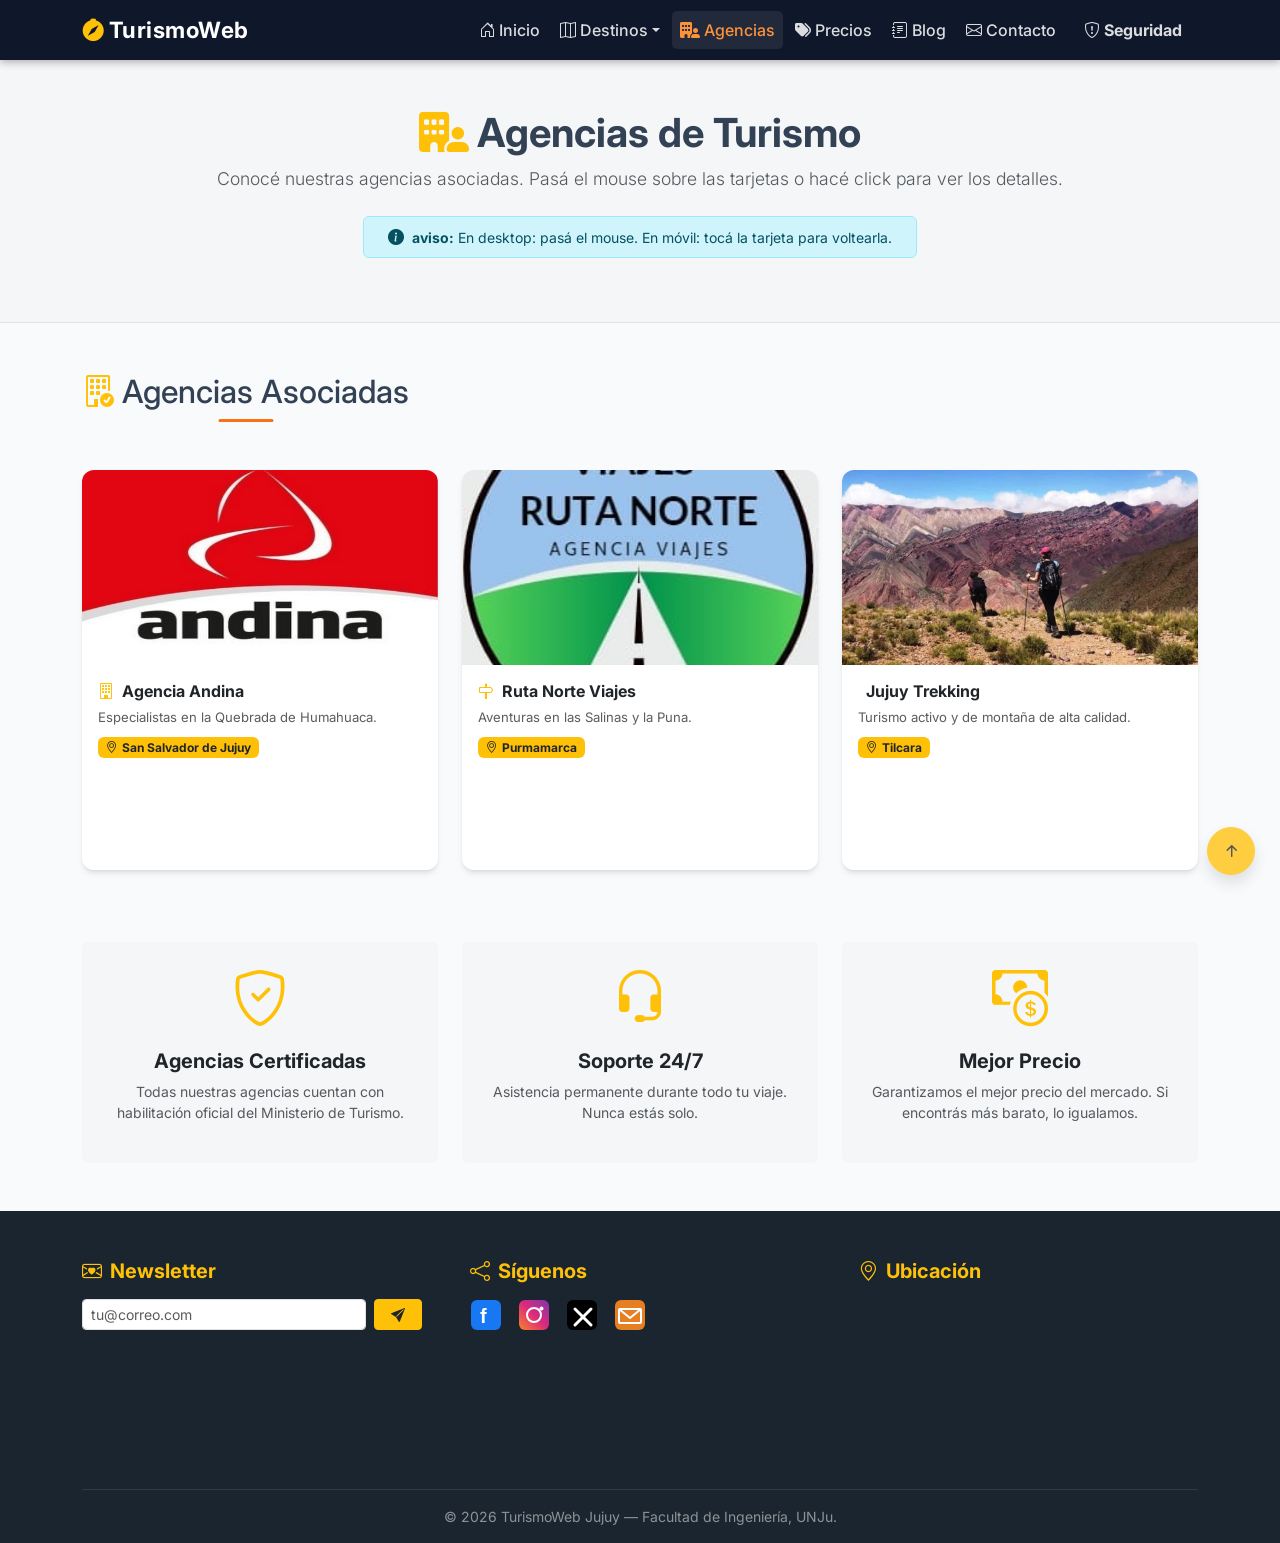
<file: agencias.html>
<!DOCTYPE html>
<html lang="es">

<head>
    <meta charset="UTF-8">
    <meta name="viewport" content="width=device-width, initial-scale=1.0">
    <title>Agencias — TurismoWeb Jujuy</title>
    <link href="https://cdn.jsdelivr.net/npm/bootstrap@5.3.2/dist/css/bootstrap.min.css" rel="stylesheet">
    <link rel="stylesheet" href="https://cdn.jsdelivr.net/npm/bootstrap-icons@1.11.3/font/bootstrap-icons.css">
    <link rel="stylesheet" href="https://cdnjs.cloudflare.com/ajax/libs/font-awesome/6.5.1/css/all.min.css">
    <link rel="stylesheet" href="css/style.css">
    <link rel="stylesheet" href="css/sprites.css">
</head>

<body>

    <nav class="navbar navbar-expand-lg navbar-custom sticky-top">
        <div class="container">
            <a class="navbar-brand text-white fw-bold" href="index.html">
                <i class="bi bi-compass-fill text-warning me-1"></i>TurismoWeb
            </a>
            <button class="navbar-toggler border-0" type="button" data-bs-toggle="collapse"
                data-bs-target="#menuPrincipal">
                <i class="bi bi-list text-white fs-2"></i>
            </button>
            <div class="collapse navbar-collapse" id="menuPrincipal">
                <ul class="navbar-nav ms-auto align-items-lg-center gap-lg-1">
                    <li class="nav-item"><a class="nav-link" href="index.html"><i
                                class="bi bi-house-door me-1"></i>Inicio</a></li>
                    <li class="nav-item dropdown mega-dropdown">
                        <a class="nav-link dropdown-toggle" href="#" data-bs-toggle="dropdown"><i
                                class="bi bi-map me-1"></i>Destinos</a>
                        <div class="dropdown-menu mega-menu shadow-lg">
                            <div class="container">
                                <div class="row">
                                    <div class="col-md-4">
                                        <p class="mega-titulo"><i class="bi bi-funnel me-1"></i>Por Categoría</p>
                                        <a class="dropdown-item" href="destinos.html"><i
                                                class="bi bi-grid me-2 text-warning"></i>Todos</a>
                                        <a class="dropdown-item" href="destinos.html?filtro=cultural"><i
                                                class="bi bi-building me-2 text-primary"></i>Cultura e Historia</a>
                                        <a class="dropdown-item" href="destinos.html?filtro=naturaleza"><i
                                                class="bi bi-tree me-2 text-success"></i>Naturaleza Pura</a>
                                        <a class="dropdown-item" href="destinos.html?filtro=aventura"><i
                                                class="bi bi-activity me-2 text-danger"></i>Aventura</a>
                                    </div>
                                    <div class="col-md-4">
                                        <p class="mega-titulo"><i class="bi bi-geo-alt me-1"></i>Por Región</p>
                                        <a class="dropdown-item" href="destinos.html"><i
                                                class="bi bi-pin-map me-2"></i>Quebrada de Humahuaca</a>
                                        <a class="dropdown-item" href="destinos.html"><i
                                                class="bi bi-pin-map me-2"></i>La Puna Jujeña</a>
                                        <a class="dropdown-item" href="destinos.html"><i
                                                class="bi bi-pin-map me-2"></i>Valles Subtropicales</a>
                                    </div>
                                    <div class="col-md-4 d-none d-md-block">
                                        <p class="mega-titulo"><i class="bi bi-star me-1"></i>Destacados</p>
                                        <a class="dropdown-item" href="destinos.html"><i
                                                class="bi bi-award me-2 text-warning"></i>Purmamarca</a>
                                        <a class="dropdown-item" href="destinos.html"><i
                                                class="bi bi-award me-2 text-warning"></i>Salinas Grandes</a>
                                        <a class="dropdown-item" href="agencias.html"><i
                                                class="bi bi-building-check me-2"></i>Ver Agencias</a>
                                    </div>
                                </div>
                            </div>
                        </div>
                    </li>
                    <li class="nav-item"><a class="nav-link" href="agencias.html"><i
                                class="fa-solid fa-building-user me-1"></i>Agencias</a></li>
                    <li class="nav-item"><a class="nav-link" href="precios.html"><i
                                class="fa-solid fa-tags me-1"></i>Precios</a></li>
                    <li class="nav-item"><a class="nav-link" href="blog.html"><i
                                class="bi bi-journal-text me-1"></i>Blog</a></li>
                    <li class="nav-item"><a class="nav-link" href="contacto.html"><i
                                class="bi bi-envelope me-1"></i>Contacto</a></li>
                    <li class="nav-item"><a class="nav-link btn btn-warning btn-sm text-dark px-3 fw-bold"
                            href="phishing.html"><i class="bi bi-shield-exclamation me-1"></i>Seguridad</a></li>
                </ul>
            </div>
        </div>
    </nav>

    <header class="py-5 bg-seccion-alt text-center border-bottom">
        <div class="container">
            <h1 class="display-5 fw-bold">
                <i class="fa-solid fa-building-user text-warning me-2"></i>Agencias de Turismo
            </h1>
            <p class="lead text-muted">
                Conocé nuestras agencias asociadas. Pasá el mouse sobre las tarjetas o hacé click para ver los detalles.
            </p>

            <div class="alert alert-info d-inline-flex align-items-center gap-2 py-2 px-4 mt-2">
                <i class="bi bi-info-circle-fill"></i>
                <span class="small"><strong>aviso:</strong> En desktop: pasá el mouse. En móvil: tocá la tarjeta para
                    voltearla.</span>
            </div>
        </div>
    </header>

    <main class="py-5">
        <div class="container">

            <h2 class="text-center mb-5 seccion-titulo">
                <i class="bi bi-building-check text-warning me-2"></i>Agencias Asociadas
            </h2>

            <div class="row g-4 justify-content-center mb-5">

                <div class="col-12 col-md-6 col-lg-4">
                    <div class="tarjeta-flip w-100">
                        <div class="tarjeta-interna" id="flip-1">

                            <div class="tarjeta-frente">
                                <img src="assets/agencia-andina.jpg" alt="Agencia Andina" class="img-tarjeta">
                                <div class="p-3">
                                    <h4 class="fw-bold text-dark">
                                        <i class="bi bi-building me-2 text-warning"></i>Agencia Andina
                                    </h4>
                                    <p class="text-muted small">Especialistas en la Quebrada de Humahuaca.</p>
                                    <span class="badge bg-warning text-dark">
                                        <i class="bi bi-geo-alt me-1"></i>San Salvador de Jujuy
                                    </span>
                                </div>
                            </div>

                            <div class="tarjeta-dorso">
                                <h4 class="text-warning fw-bold mb-3">
                                    <i class="bi bi-telephone me-2"></i>Contacto
                                </h4>
                                <p><i class="bi bi-telephone-fill me-2"></i>+54 388 123-4567</p>
                                <p><i class="bi bi-geo-alt-fill me-2"></i>San Salvador de Jujuy</p>
                                <p><i class="bi bi-envelope-fill me-2"></i>andina@turismo.jujuy</p>

                                <div class="mt-2">
                                    <p class="small text-white-50 mb-1">Tu valoración:</p>

                                    <div class="estrellas-rating" data-rating-id="agencia-1" data-rating-actual="4">
                                        <span class="estrella activa" data-valor="1">★</span>
                                        <span class="estrella activa" data-valor="2">★</span>
                                        <span class="estrella activa" data-valor="3">★</span>
                                        <span class="estrella activa" data-valor="4">★</span>
                                        <span class="estrella" data-valor="5">☆</span>
                                    </div>
                                    <p class="texto-rating">Rating: 4/5</p>
                                </div>

                                <a href="contacto.html" class="btn btn-warning btn-sm mt-2">
                                    <i class="bi bi-send me-1"></i>Consultar
                                </a>
                            </div>

                        </div>
                    </div>
                </div>

                <div class="col-12 col-md-6 col-lg-4">
                    <div class="tarjeta-flip w-100">
                        <div class="tarjeta-interna" id="flip-2">

                            <div class="tarjeta-frente">
                                <img src="assets/ruta-norte-viajes.jpg" alt="Ruta Norte Viajes" class="img-tarjeta">
                                <div class="p-3">
                                    <h4 class="fw-bold text-dark">
                                        <i class="bi bi-signpost me-2 text-warning"></i>Ruta Norte Viajes
                                    </h4>
                                    <p class="text-muted small">Aventuras en las Salinas y la Puna.</p>
                                    <span class="badge bg-warning text-dark">
                                        <i class="bi bi-geo-alt me-1"></i>Purmamarca
                                    </span>
                                </div>
                            </div>

                            <div class="tarjeta-dorso">
                                <h4 class="text-warning fw-bold mb-3">
                                    <i class="bi bi-telephone me-2"></i>Contacto
                                </h4>
                                <p><i class="bi bi-telephone-fill me-2"></i>+54 388 987-6543</p>
                                <p><i class="bi bi-geo-alt-fill me-2"></i>Purmamarca</p>
                                <p><i class="bi bi-envelope-fill me-2"></i>rutanorte@viajes.jujuy</p>

                                <div class="mt-2">
                                    <p class="small text-white-50 mb-1">Tu valoración:</p>
                                    <div class="estrellas-rating" data-rating-id="agencia-2" data-rating-actual="3">
                                        <span class="estrella activa" data-valor="1">★</span>
                                        <span class="estrella activa" data-valor="2">★</span>
                                        <span class="estrella activa" data-valor="3">★</span>
                                        <span class="estrella" data-valor="4">☆</span>
                                        <span class="estrella" data-valor="5">☆</span>
                                    </div>
                                    <p class="texto-rating">Rating: 3/5</p>
                                </div>

                                <a href="contacto.html" class="btn btn-warning btn-sm mt-2">
                                    <i class="bi bi-send me-1"></i>Consultar
                                </a>
                            </div>

                        </div>
                    </div>
                </div>

                <div class="col-12 col-md-6 col-lg-4">
                    <div class="tarjeta-flip w-100">
                        <div class="tarjeta-interna" id="flip-3">

                            <div class="tarjeta-frente">
                                <img src="assets/jujuy-trekking.jpg" alt="Jujuy Trekking" class="img-tarjeta">
                                <div class="p-3">
                                    <h4 class="fw-bold text-dark">
                                        <i class="bi bi-mountain me-2 text-warning"></i>Jujuy Trekking
                                    </h4>
                                    <p class="text-muted small">Turismo activo y de montaña de alta calidad.</p>
                                    <span class="badge bg-warning text-dark">
                                        <i class="bi bi-geo-alt me-1"></i>Tilcara
                                    </span>
                                </div>
                            </div>

                            <div class="tarjeta-dorso">
                                <h4 class="text-warning fw-bold mb-3">
                                    <i class="bi bi-telephone me-2"></i>Contacto
                                </h4>
                                <p><i class="bi bi-telephone-fill me-2"></i>+54 388 555-4444</p>
                                <p><i class="bi bi-geo-alt-fill me-2"></i>Tilcara</p>
                                <p><i class="bi bi-envelope-fill me-2"></i>trekking@jujuy.ar</p>

                                <div class="mt-2">
                                    <p class="small text-white-50 mb-1">Tu valoración:</p>
                                    <div class="estrellas-rating" data-rating-id="agencia-3" data-rating-actual="5">
                                        <span class="estrella activa" data-valor="1">★</span>
                                        <span class="estrella activa" data-valor="2">★</span>
                                        <span class="estrella activa" data-valor="3">★</span>
                                        <span class="estrella activa" data-valor="4">★</span>
                                        <span class="estrella activa" data-valor="5">★</span>
                                    </div>
                                    <p class="texto-rating">Rating: 5/5</p>
                                </div>

                                <a href="contacto.html" class="btn btn-warning btn-sm mt-2">
                                    <i class="bi bi-send me-1"></i>Consultar
                                </a>
                            </div>

                        </div>
                    </div>
                </div>

            </div>

            <div class="row g-4 mt-2">
                <div class="col-12 col-md-4">
                    <div class="card border-0 bg-seccion-alt text-center p-4 h-100">
                        <i class="bi bi-shield-check display-4 text-warning mb-3"></i>
                        <h5 class="fw-bold">Agencias Certificadas</h5>
                        <p class="text-muted small">Todas nuestras agencias cuentan con habilitación oficial del
                            Ministerio de Turismo.</p>
                    </div>
                </div>
                <div class="col-12 col-md-4">
                    <div class="card border-0 bg-seccion-alt text-center p-4 h-100">
                        <i class="bi bi-headset display-4 text-warning mb-3"></i>
                        <h5 class="fw-bold">Soporte 24/7</h5>
                        <p class="text-muted small">Asistencia permanente durante todo tu viaje. Nunca estás solo.</p>
                    </div>
                </div>
                <div class="col-12 col-md-4">
                    <div class="card border-0 bg-seccion-alt text-center p-4 h-100">
                        <i class="bi bi-cash-coin display-4 text-warning mb-3"></i>
                        <h5 class="fw-bold">Mejor Precio</h5>
                        <p class="text-muted small">Garantizamos el mejor precio del mercado. Si encontrás más barato,
                            lo igualamos.</p>
                    </div>
                </div>
            </div>

        </div>
    </main>

    <footer class="bg-footer text-white pt-5 pb-3">
        <div class="container">
            <div class="row g-5 mb-4">
                <div class="col-12 col-md-4">
                    <h5 class="text-warning fw-bold mb-3"><i class="bi bi-envelope-heart me-2"></i>Newsletter</h5>
                    <form id="form-newsletter" class="d-flex gap-2" novalidate>
                        <input type="email" id="email-newsletter" class="form-control form-control-sm"
                            placeholder="tu@correo.com" required>
                        <button type="submit" class="btn btn-warning btn-sm px-3"><i
                                class="bi bi-send-fill"></i></button>
                    </form>
                    <small id="msg-newsletter" class="text-success mt-2 d-none"><i
                            class="bi bi-check-circle me-1"></i>¡Suscrito!</small>
                </div>
                <div class="col-12 col-md-4">
                    <h5 class="text-warning fw-bold mb-3"><i class="bi bi-share me-2"></i>Síguenos</h5>
                    <div class="d-flex gap-3">
                        <a href="#" class="sprite-icon sprite-facebook" title="Facebook"></a>
                        <a href="#" class="sprite-icon sprite-instagram" title="Instagram"></a>
                        <a href="#" class="sprite-icon sprite-twitter" title="Twitter"></a>
                        <a href="contacto.html" class="sprite-icon sprite-email" title="Email"></a>
                    </div>
                </div>
                <div class="col-12 col-md-4">
                    <h5 class="text-warning fw-bold mb-3"><i class="bi bi-geo-alt me-2"></i>Ubicación</h5>
                    <iframe
                        src="https://www.google.com/maps/embed?pb=!1m18!1m12!1m3!1d115865.71714909831!2d-65.372545!3d-24.1832629!2m3!1f0!2f0!3f0!3m2!1i1024!2i768!4f13.1!3m3!1m2!1s0x941b08e2f80c6533%3A0xcb1b51de9580a8eb!2sSan%20Salvador%20de%20Jujuy%2C%20Jujuy!5e0!3m2!1ses-419!2sar!4v1700000000000!5m2!1ses-419!2sar"
                        class="w-100 rounded" height="160" style="border:0;" allowfullscreen loading="lazy"></iframe>
                </div>
            </div>
            <hr class="border-secondary">
            <p class="text-center text-white-50 mb-0 small">&copy; 2026 TurismoWeb Jujuy — Facultad de Ingeniería, UNJu.
            </p>
        </div>
    </footer>

    <button id="btn-top" class="btn btn-warning rounded-circle shadow"
        style="display:none;position:fixed;bottom:25px;right:25px;width:48px;height:48px;z-index:999;">
        <i class="bi bi-arrow-up-short fs-4"></i>
    </button>

    <script src="https://code.jquery.com/jquery-3.7.1.min.js"></script>
    <script src="https://cdn.jsdelivr.net/npm/bootstrap@5.3.2/dist/js/bootstrap.bundle.min.js"></script>
    <script src="js/main.js"></script>

    <script>
        $(function () {

            /* -----------------------------------------------
             * FLIP CARDS CON JQUERY (click toggle en móvil)
             * CSS ya maneja el hover en desktop.
             * Para móvil (sin hover), jQuery agrega .flipped al click.
             * .toggleClass() → si tiene la clase la quita, si no la tiene la agrega
             * ----------------------------------------------- */
            $('.tarjeta-flip').on('click', function () {
                // Encontrar la .tarjeta-interna dentro de esta tarjeta
                $(this).find('.tarjeta-interna').toggleClass('flipped');
            });

            /* -----------------------------------------------
             * SISTEMA DE RATING CON ESTRELLAS (jQuery)
             * El usuario hace click en una estrella para calificar.
             * Se guardan los estados con data() de jQuery.
             * ----------------------------------------------- */

            // --- HOVER: preview de las estrellas ---
            $(document).on('mouseenter', '.estrella', function () {
                const $grupo = $(this).closest('.estrellas-rating');
                const valor = parseInt($(this).data('valor'));

                // Iluminar todas las estrellas hasta la que estás apuntando
                $grupo.find('.estrella').each(function (i) {
                    if (parseInt($(this).data('valor')) <= valor) {
                        $(this).text('★').css('color', '#f39c12');
                    } else {
                        $(this).text('☆').css('color', '#ccc');
                    }
                });
            });

            // --- MOUSELEAVE: restaurar el rating guardado ---
            $(document).on('mouseleave', '.estrellas-rating', function () {
                const $grupo = $(this);
                // Leer el rating actual guardado en data()
                const ratingActual = parseInt($grupo.data('rating-actual')) || 0;

                $grupo.find('.estrella').each(function () {
                    const v = parseInt($(this).data('valor'));
                    if (v <= ratingActual) {
                        $(this).text('★').addClass('activa').css('color', '');
                    } else {
                        $(this).text('☆').removeClass('activa').css('color', '#ccc');
                    }
                });
            });

            // --- CLICK: guardar el nuevo rating ---
            $(document).on('click', '.estrella', function (e) {
                // Evitar que el click en la estrella voltee la tarjeta
                e.stopPropagation();

                const $grupo = $(this).closest('.estrellas-rating');
                const nuevoRating = parseInt($(this).data('valor'));

                // Guardar el nuevo rating en el atributo data del DOM
                $grupo.data('rating-actual', nuevoRating);
                $grupo.attr('data-rating-actual', nuevoRating);

                // Actualizar visual
                $grupo.find('.estrella').each(function () {
                    if (parseInt($(this).data('valor')) <= nuevoRating) {
                        $(this).text('★').addClass('activa').css('color', '');
                    } else {
                        $(this).text('☆').removeClass('activa').css('color', '#ccc');
                    }
                });

                // Actualizar texto del rating
                $grupo.siblings('.texto-rating').text('Rating: ' + nuevoRating + '/5');
            });

        });
    </script>

</body>

</html>
</file>
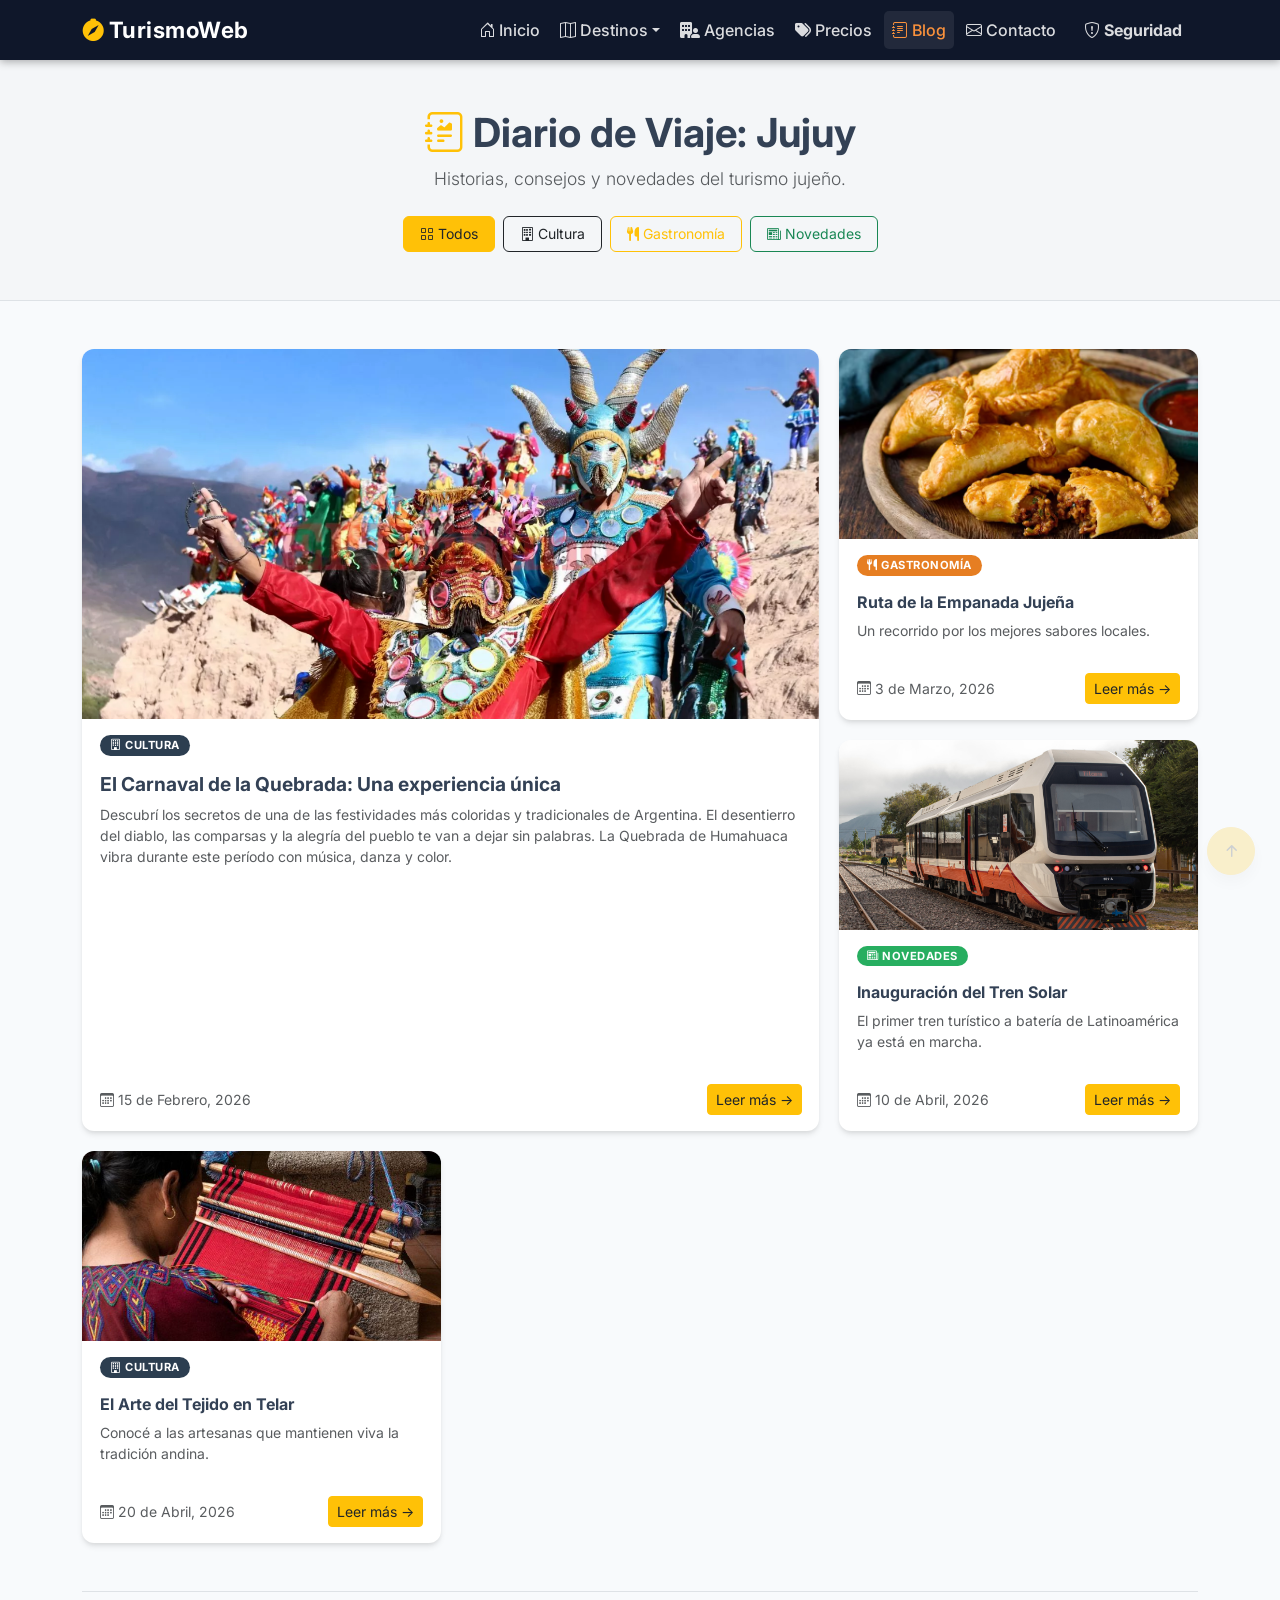
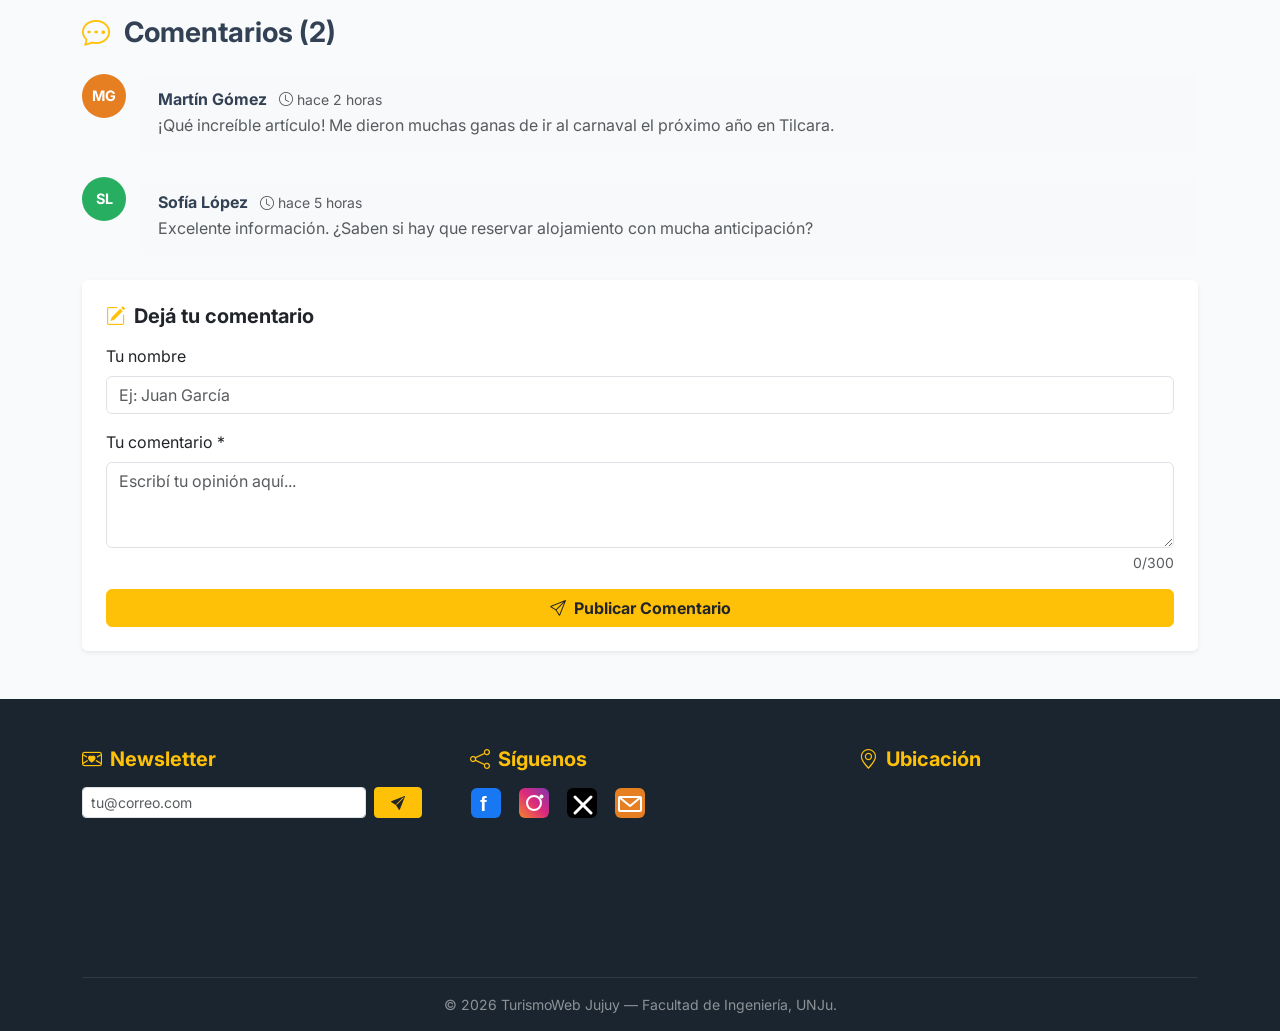
<file: blog.html>
<!DOCTYPE html>
<html lang="es">

<head>
    <meta charset="UTF-8">
    <meta name="viewport" content="width=device-width, initial-scale=1.0">
    <title>Blog — TurismoWeb Jujuy</title>
    <link href="https://cdn.jsdelivr.net/npm/bootstrap@5.3.2/dist/css/bootstrap.min.css" rel="stylesheet">
    <link rel="stylesheet" href="https://cdn.jsdelivr.net/npm/bootstrap-icons@1.11.3/font/bootstrap-icons.css">
    <link rel="stylesheet" href="https://cdnjs.cloudflare.com/ajax/libs/font-awesome/6.5.1/css/all.min.css">
    <link rel="stylesheet" href="css/style.css">
    <link rel="stylesheet" href="css/sprites.css">
</head>

<body>

    <nav class="navbar navbar-expand-lg navbar-custom sticky-top">
        <div class="container">
            <a class="navbar-brand text-white fw-bold" href="index.html">
                <i class="bi bi-compass-fill text-warning me-1"></i>TurismoWeb
            </a>
            <button class="navbar-toggler border-0" type="button"
                    data-bs-toggle="collapse" data-bs-target="#menuPrincipal">
                <i class="bi bi-list text-white fs-2"></i>
            </button>
            <div class="collapse navbar-collapse" id="menuPrincipal">
                <ul class="navbar-nav ms-auto align-items-lg-center gap-lg-1">
                    <li class="nav-item"><a class="nav-link" href="index.html"><i class="bi bi-house-door me-1"></i>Inicio</a></li>
                    <li class="nav-item dropdown mega-dropdown">
                        <a class="nav-link dropdown-toggle" href="#" data-bs-toggle="dropdown"><i class="bi bi-map me-1"></i>Destinos</a>
                        <div class="dropdown-menu mega-menu shadow-lg"><div class="container"><div class="row">
                            <div class="col-md-4"><p class="mega-titulo"><i class="bi bi-funnel me-1"></i>Por Categoría</p>
                                <a class="dropdown-item" href="destinos.html"><i class="bi bi-grid me-2 text-warning"></i>Todos</a>
                                <a class="dropdown-item" href="destinos.html?filtro=cultural"><i class="bi bi-building me-2 text-primary"></i>Cultura</a>
                                <a class="dropdown-item" href="destinos.html?filtro=naturaleza"><i class="bi bi-tree me-2 text-success"></i>Naturaleza</a>
                                <a class="dropdown-item" href="destinos.html?filtro=aventura"><i class="bi bi-activity me-2 text-danger"></i>Aventura</a>
                            </div>
                            <div class="col-md-4"><p class="mega-titulo"><i class="bi bi-geo-alt me-1"></i>Por Región</p>
                                <a class="dropdown-item" href="destinos.html"><i class="bi bi-pin-map me-2"></i>Quebrada de Humahuaca</a>
                                <a class="dropdown-item" href="destinos.html"><i class="bi bi-pin-map me-2"></i>La Puna Jujeña</a>
                            </div>
                            <div class="col-md-4 d-none d-md-block"><p class="mega-titulo"><i class="bi bi-star me-1"></i>Destacados</p>
                                <a class="dropdown-item" href="destinos.html"><i class="bi bi-award me-2 text-warning"></i>Purmamarca</a>
                                <a class="dropdown-item" href="agencias.html"><i class="bi bi-building-check me-2"></i>Ver Agencias</a>
                            </div>
                        </div></div></div>
                    </li>
                    <li class="nav-item"><a class="nav-link" href="agencias.html"><i class="fa-solid fa-building-user me-1"></i>Agencias</a></li>
                    <li class="nav-item"><a class="nav-link" href="precios.html"><i class="fa-solid fa-tags me-1"></i>Precios</a></li>
                    <li class="nav-item"><a class="nav-link" href="blog.html"><i class="bi bi-journal-text me-1"></i>Blog</a></li>
                    <li class="nav-item"><a class="nav-link" href="contacto.html"><i class="bi bi-envelope me-1"></i>Contacto</a></li>
                    <li class="nav-item"><a class="nav-link btn btn-warning btn-sm text-dark px-3 fw-bold" href="phishing.html"><i class="bi bi-shield-exclamation me-1"></i>Seguridad</a></li>
                </ul>
            </div>
        </div>
    </nav>

    <header class="py-5 bg-seccion-alt text-center border-bottom">
        <div class="container">
            <h1 class="display-5 fw-bold">
                <i class="bi bi-journal-richtext text-warning me-2"></i>Diario de Viaje: Jujuy
            </h1>
            <p class="lead text-muted">Historias, consejos y novedades del turismo jujeño.</p>

            <div class="d-flex flex-wrap justify-content-center gap-2 mt-4">
                <button class="btn btn-warning btn-categoria" data-cat="todos">
                    <i class="bi bi-grid me-1"></i>Todos
                </button>
                <button class="btn btn-outline-dark btn-categoria" data-cat="cultura">
                    <i class="bi bi-building me-1"></i>Cultura
                </button>
                <button class="btn btn-outline-warning btn-categoria" data-cat="gastronomia">
                    <i class="fa-solid fa-utensils me-1"></i>Gastronomía
                </button>
                <button class="btn btn-outline-success btn-categoria" data-cat="novedades">
                    <i class="bi bi-newspaper me-1"></i>Novedades
                </button>
            </div>

        </div>
    </header>

    <main class="py-5">
        <div class="container">

            <div class="grilla-periodico" id="grilla-blog">

                <article class="noticia principal" data-cat="cultura">
                    <img src="assets/carnaval-quebrada.png" alt="Carnaval de la Quebrada">
                    <div class="contenido-noticia">
                        <span class="tag-blog tag-cultura">
                            <i class="bi bi-building me-1"></i>Cultura
                        </span>
                        <h3 class="fw-bold mt-2">El Carnaval de la Quebrada: Una experiencia única</h3>
                        <p class="text-muted flex-grow-1">
                            Descubrí los secretos de una de las festividades más coloridas y tradicionales de Argentina.
                            El desentierro del diablo, las comparsas y la alegría del pueblo te van a dejar sin palabras.
                            La Quebrada de Humahuaca vibra durante este período con música, danza y color.
                        </p>
                        <div class="d-flex justify-content-between align-items-center mt-3">
                            <span class="text-muted small">
                                <i class="bi bi-calendar3 me-1"></i>15 de Febrero, 2026
                            </span>
                            <a href="#" class="btn btn-warning btn-sm">Leer más →</a>
                        </div>
                    </div>
                </article>

                <article class="noticia normal" data-cat="gastronomia">
                    <img src="assets/ruta-empanadas.jpg" alt="Empanadas Jujeñas">
                    <div class="contenido-noticia">
                        <span class="tag-blog tag-gastronomia">
                            <i class="fa-solid fa-utensils me-1"></i>Gastronomía
                        </span>
                        <h3 class="fw-bold mt-2">Ruta de la Empanada Jujeña</h3>
                        <p class="text-muted flex-grow-1">Un recorrido por los mejores sabores locales.</p>
                        <div class="d-flex justify-content-between align-items-center mt-3">
                            <span class="text-muted small"><i class="bi bi-calendar3 me-1"></i>3 de Marzo, 2026</span>
                            <a href="#" class="btn btn-warning btn-sm">Leer más →</a>
                        </div>
                    </div>
                </article>

                <article class="noticia normal" data-cat="novedades">
                    <img src="assets/tren-solar.jpg" alt="Tren Solar">
                    <div class="contenido-noticia">
                        <span class="tag-blog tag-novedades">
                            <i class="bi bi-newspaper me-1"></i>Novedades
                        </span>
                        <h3 class="fw-bold mt-2">Inauguración del Tren Solar</h3>
                        <p class="text-muted flex-grow-1">El primer tren turístico a batería de Latinoamérica ya está en marcha.</p>
                        <div class="d-flex justify-content-between align-items-center mt-3">
                            <span class="text-muted small"><i class="bi bi-calendar3 me-1"></i>10 de Abril, 2026</span>
                            <a href="#" class="btn btn-warning btn-sm">Leer más →</a>
                        </div>
                    </div>
                </article>

                <article class="noticia normal" data-cat="cultura">
                    <img src="assets/tejido-telar.jpg" alt="Tejido en Telar">
                    <div class="contenido-noticia">
                        <span class="tag-blog tag-cultura">
                            <i class="bi bi-building me-1"></i>Cultura
                        </span>
                        <h3 class="fw-bold mt-2">El Arte del Tejido en Telar</h3>
                        <p class="text-muted flex-grow-1">Conocé a las artesanas que mantienen viva la tradición andina.</p>
                        <div class="d-flex justify-content-between align-items-center mt-3">
                            <span class="text-muted small"><i class="bi bi-calendar3 me-1"></i>20 de Abril, 2026</span>
                            <a href="#" class="btn btn-warning btn-sm">Leer más →</a>
                        </div>
                    </div>
                </article>

            </div>

            <div id="sin-resultados" class="text-center py-5 d-none">
                <i class="bi bi-search display-4 text-muted"></i>
                <p class="text-muted mt-3">No hay artículos en esta categoría todavía.</p>
            </div>

            <section class="mt-5 pt-4 border-top">
                <h3 class="fw-bold mb-4">
                    <i class="bi bi-chat-dots text-warning me-2"></i>
                    Comentarios (<span id="contador-comentarios">2</span>)
                </h3>

                <div id="lista-comentarios">

                    <div class="d-flex gap-3 mb-4">
                        <div class="avatar-css flex-shrink-0" style="background-color:#e67e22">MG</div>
                        <div class="flex-grow-1">
                            <div class="bg-light rounded p-3">
                                <h6 class="fw-bold mb-1">
                                    Martín Gómez
                                    <small class="text-muted fw-normal ms-2">
                                        <i class="bi bi-clock me-1"></i>hace 2 horas
                                    </small>
                                </h6>
                                <p class="mb-0 text-muted">¡Qué increíble artículo! Me dieron muchas ganas de ir al carnaval el próximo año en Tilcara.</p>
                            </div>
                        </div>
                    </div>

                    <div class="d-flex gap-3 mb-4">
                        <div class="avatar-css flex-shrink-0" style="background-color:#27ae60">SL</div>
                        <div class="flex-grow-1">
                            <div class="bg-light rounded p-3">
                                <h6 class="fw-bold mb-1">
                                    Sofía López
                                    <small class="text-muted fw-normal ms-2">
                                        <i class="bi bi-clock me-1"></i>hace 5 horas
                                    </small>
                                </h6>
                                <p class="mb-0 text-muted">Excelente información. ¿Saben si hay que reservar alojamiento con mucha anticipación?</p>
                            </div>
                        </div>
                    </div>

                </div>

                <div class="card border-0 shadow-sm p-4 mt-4">
                    <h5 class="fw-bold mb-3">
                        <i class="bi bi-pencil-square text-warning me-2"></i>Dejá tu comentario
                    </h5>
                    <div class="mb-3">
                        <label for="nombre-comentario" class="form-label">Tu nombre</label>
                        <input type="text" class="form-control" id="nombre-comentario"
                               placeholder="Ej: Juan García" maxlength="50">
                    </div>
                    <div class="mb-3">
                        <label for="nuevo-comentario" class="form-label">Tu comentario *</label>
                        <textarea class="form-control" id="nuevo-comentario"
                                  rows="3" placeholder="Escribí tu opinión aquí..."
                                  maxlength="300"></textarea>
                        <div class="text-end text-muted small mt-1">
                            <span id="char-comentario">0</span>/300
                        </div>
                    </div>
                    <button class="btn btn-warning fw-bold" id="btn-publicar">
                        <i class="bi bi-send me-2"></i>Publicar Comentario
                    </button>
                    <small id="error-comentario" class="text-danger mt-2 d-none">Por favor escribí un comentario.</small>
                </div>

            </section>

        </div>
    </main>

    <footer class="bg-footer text-white pt-5 pb-3">
        <div class="container">
            <div class="row g-5 mb-4">
                <div class="col-12 col-md-4">
                    <h5 class="text-warning fw-bold mb-3"><i class="bi bi-envelope-heart me-2"></i>Newsletter</h5>
                    <form id="form-newsletter" class="d-flex gap-2" novalidate>
                        <input type="email" id="email-newsletter" class="form-control form-control-sm" placeholder="tu@correo.com" required>
                        <button type="submit" class="btn btn-warning btn-sm px-3"><i class="bi bi-send-fill"></i></button>
                    </form>
                    <small id="msg-newsletter" class="text-success mt-2 d-none"><i class="bi bi-check-circle me-1"></i>¡Suscrito!</small>
                </div>
                <div class="col-12 col-md-4">
                    <h5 class="text-warning fw-bold mb-3"><i class="bi bi-share me-2"></i>Síguenos</h5>
                    <div class="d-flex gap-3">
                        <a href="#" class="sprite-icon sprite-facebook" title="Facebook"></a>
                        <a href="#" class="sprite-icon sprite-instagram" title="Instagram"></a>
                        <a href="#" class="sprite-icon sprite-twitter" title="Twitter"></a>
                        <a href="contacto.html" class="sprite-icon sprite-email" title="Email"></a>
                    </div>
                </div>
                <div class="col-12 col-md-4">
                    <h5 class="text-warning fw-bold mb-3"><i class="bi bi-geo-alt me-2"></i>Ubicación</h5>
                    <iframe src="https://www.google.com/maps/embed?pb=!1m18!1m12!1m3!1d115865.71714909831!2d-65.372545!3d-24.1832629!2m3!1f0!2f0!3f0!3m2!1i1024!2i768!4f13.1!3m3!1m2!1s0x941b08e2f80c6533%3A0xcb1b51de9580a8eb!2sSan%20Salvador%20de%20Jujuy%2C%20Jujuy!5e0!3m2!1ses-419!2sar!4v1700000000000!5m2!1ses-419!2sar"
                        class="w-100 rounded" height="160" style="border:0;" allowfullscreen loading="lazy"></iframe>
                </div>
            </div>
            <hr class="border-secondary">
            <p class="text-center text-white-50 mb-0 small">&copy; 2026 TurismoWeb Jujuy — Facultad de Ingeniería, UNJu.</p>
        </div>
    </footer>

    <button id="btn-top" class="btn btn-warning rounded-circle shadow"
            style="display:none;position:fixed;bottom:25px;right:25px;width:48px;height:48px;z-index:999;">
        <i class="bi bi-arrow-up-short fs-4"></i>
    </button>

    <script src="https://code.jquery.com/jquery-3.7.1.min.js"></script>
    <script src="https://cdn.jsdelivr.net/npm/bootstrap@5.3.2/dist/js/bootstrap.bundle.min.js"></script>
    <script src="js/main.js"></script>

    <script>
        $(function () {

            /* -----------------------------------------------
             * ANIMACIONES AL HACER SCROLL (jQuery)
             * Cuando una noticia entra en el viewport, se hace
             * visible con una transición CSS.
             * jQuery detecta el evento 'scroll' y calcula las posiciones.
             * ----------------------------------------------- */
            function verificarVisibilidad() {
                // scrollTop() → cuánto scrolleó el usuario
                // height()    → altura de la ventana del browser (viewport)
                const scrollAbajo = $(window).scrollTop() + $(window).height();

                // .each() → itera sobre cada elemento .noticia
                $('.noticia').each(function () {
                    // offset().top → posición Y del elemento en la PÁGINA (no en el viewport)
                    const posicionElemento = $(this).offset().top;

                    // Si el tope del elemento está dentro del viewport (con 80px de margen)
                    if (posicionElemento < scrollAbajo - 80) {
                        $(this).addClass('visible');  // Activa la transición CSS
                    }
                });
            }

            // Escuchar el evento scroll
            $(window).on('scroll', verificarVisibilidad);
            // Verificar al cargar la página (los elementos ya visibles al entrar)
            verificarVisibilidad();

            /* -----------------------------------------------
             * FILTROS POR CATEGORÍA DEL BLOG (jQuery)
             * Igual técnica que Destinos: .hide() / .show()
             * ----------------------------------------------- */
            $('.btn-categoria').on('click', function () {
                // Actualizar estilos de los botones (remover clases activas y outline originales)
                $('.btn-categoria').removeClass('btn-warning btn-dark btn-success btn-outline-warning btn-outline-dark btn-outline-success')
                                  .addClass('btn-outline-secondary');
                $(this).removeClass('btn-outline-secondary');

                const cat = $(this).data('cat');

                // Colorear según categoría
                if (cat === 'todos')            $(this).addClass('btn-warning');
                else if (cat === 'cultura')     $(this).addClass('btn-dark');
                else if (cat === 'gastronomia') $(this).addClass('btn-warning text-dark');
                else if (cat === 'novedades')   $(this).addClass('btn-success');

                if (cat === 'todos') {
                    // Mostrar todos
                    $('.noticia').show();
                    $('#sin-resultados').addClass('d-none');
                } else {
                    // .filter('[data-cat="..."]') → seleccionar por atributo
                    $('.noticia').hide();
                    const $visibles = $('.noticia[data-cat="' + cat + '"]').show();

                    if ($visibles.length === 0) {
                        $('#sin-resultados').removeClass('d-none');
                    } else {
                        $('#sin-resultados').addClass('d-none');
                        // Verificar visibilidad de los nuevos elementos
                        verificarVisibilidad();
                    }
                }
            });

            /* -----------------------------------------------
             * COMENTARIOS SIMULADOS (jQuery)
             * El usuario escribe y el comentario aparece en el DOM
             * SANITIZACIÓN: el texto se escapa antes de insertarlo
             * ----------------------------------------------- */

            // Contador de caracteres del comentario
            $('#nuevo-comentario').on('input', function () {
                $('#char-comentario').text($(this).val().length);
            });

            // Publicar comentario
            $('#btn-publicar').on('click', function () {
                const texto = $('#nuevo-comentario').val().trim();
                const nombre = $('#nombre-comentario').val().trim() || 'Anónimo';

                if (!texto) {
                    $('#error-comentario').removeClass('d-none');
                    return;
                }
                $('#error-comentario').addClass('d-none');

                // SANITIZACIÓN del texto antes de mostrarlo en el HTML
                // Evita que un usuario malintencionado inserte código HTML/JS
                const textoSanitizado  = sanitizarTexto(texto);
                const nombreSanitizado = sanitizarTexto(nombre);

                // Generar iniciales del avatar
                const iniciales = nombre.split(' ')
                                        .slice(0, 2)
                                        .map(p => p[0].toUpperCase())
                                        .join('');

                // Color aleatorio para el avatar
                const colores = ['#e67e22', '#27ae60', '#e74c3c', '#3498db', '#9b59b6'];
                const color   = colores[Math.floor(Math.random() * colores.length)];

                // Construir HTML del nuevo comentario
                // NOTA: usamos .text() internamente para el texto del usuario (seguro)
                // Solo usamos HTML para la estructura (que nosotros controlamos)
                const $comentario = $('<div class="d-flex gap-3 mb-4 animate__animated"></div>');
                const $avatar = $('<div class="avatar-css flex-shrink-0"></div>')
                                .text(iniciales || 'U')
                                .css('background-color', color);
                const $contenido = $('<div class="flex-grow-1"></div>');
                const $burbuja   = $('<div class="bg-light rounded p-3"></div>');
                const $titulo    = $('<h6 class="fw-bold mb-1"></h6>');
                const $hora      = $('<small class="text-muted fw-normal ms-2"></small>');
                const $parrafo   = $('<p class="mb-0 text-muted"></p>');

                // Asignar texto de forma SEGURA con .text() (NO con .html())
                $titulo.text(nombreSanitizado);
                $hora.html('<i class="bi bi-clock me-1"></i>ahora mismo');
                $parrafo.text(textoSanitizado);   // .text() escapa el HTML automáticamente

                $titulo.append($hora);
                $burbuja.append($titulo, $parrafo);
                $contenido.append($burbuja);
                $comentario.append($avatar, $contenido);

                // Insertar al final de la lista con fadeIn
                $comentario.hide();
                $('#lista-comentarios').append($comentario);
                $comentario.fadeIn(400);

                // Actualizar contador
                const total = $('#lista-comentarios .d-flex').length;
                $('#contador-comentarios').text(total);

                // Limpiar formulario
                $('#nuevo-comentario').val('');
                $('#nombre-comentario').val('');
                $('#char-comentario').text('0');

                // Scroll suave al nuevo comentario
                $('html, body').animate({
                    scrollTop: $comentario.offset().top - 100
                }, 500);
            });

        });
    </script>

</body>
</html>
</file>
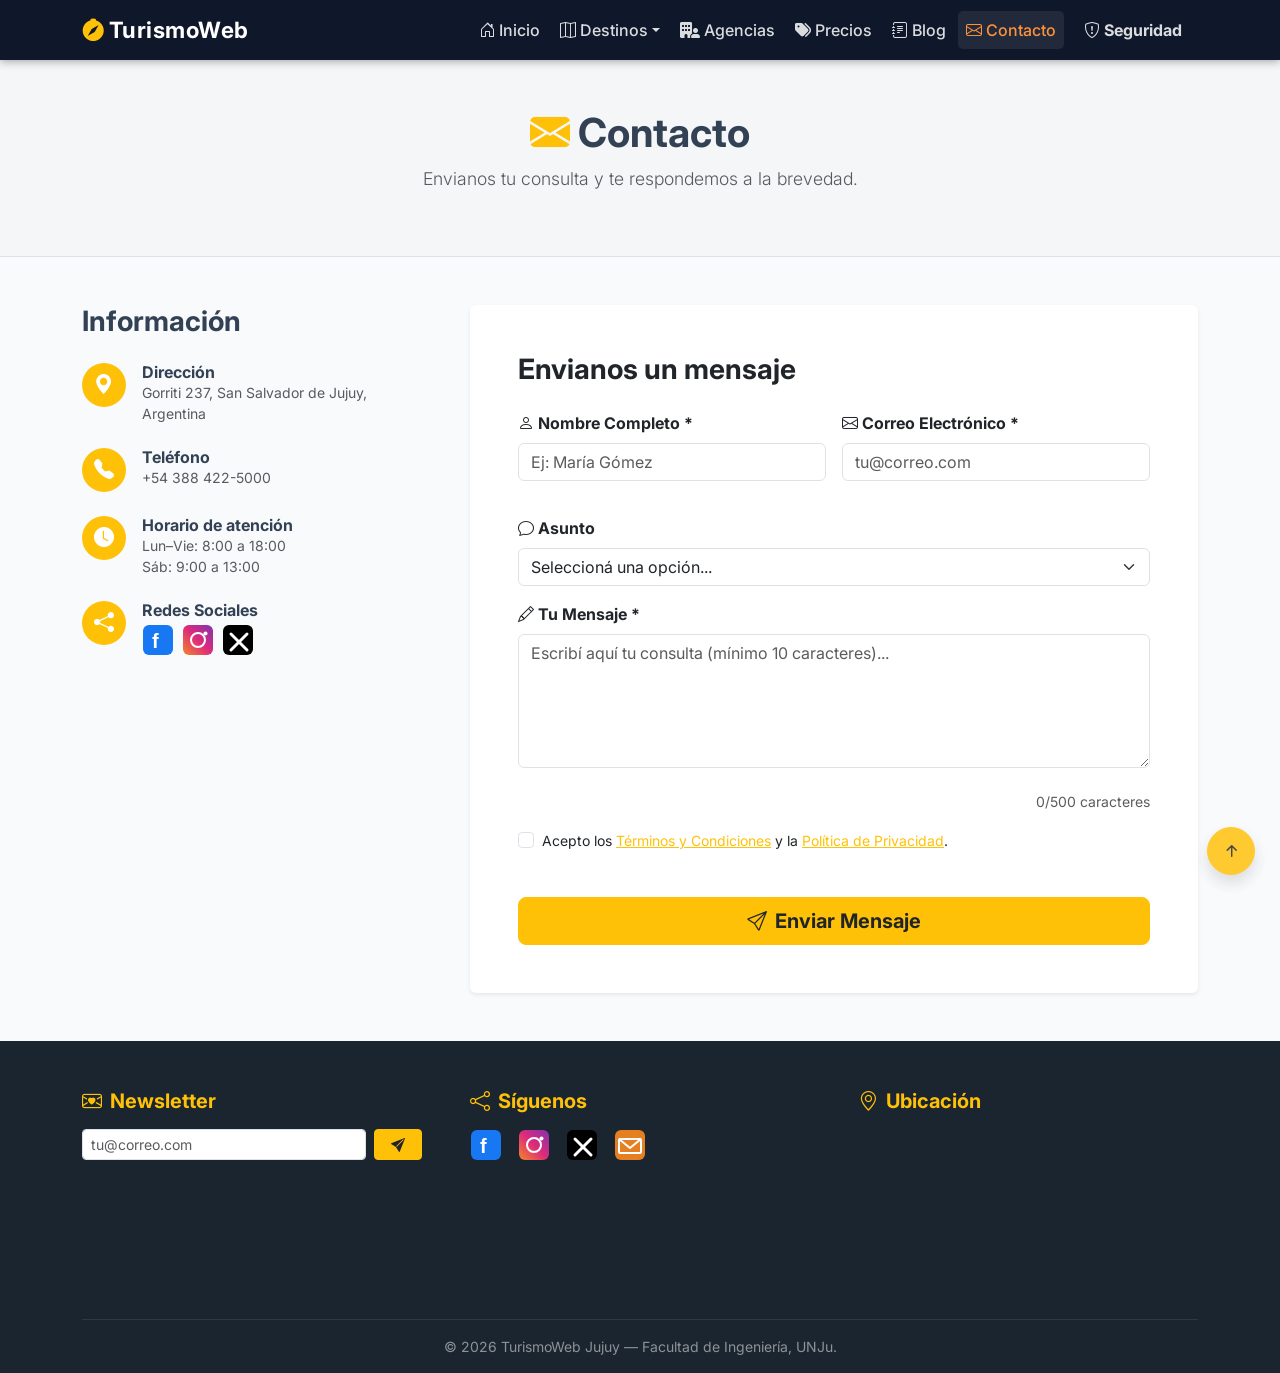
<file: contacto.html>
<!DOCTYPE html>
<html lang="es">

<head>
    <meta charset="UTF-8">
    <meta name="viewport" content="width=device-width, initial-scale=1.0">
    <title>Contacto — TurismoWeb Jujuy</title>
    <link href="https://cdn.jsdelivr.net/npm/bootstrap@5.3.2/dist/css/bootstrap.min.css" rel="stylesheet">
    <link rel="stylesheet" href="https://cdn.jsdelivr.net/npm/bootstrap-icons@1.11.3/font/bootstrap-icons.css">
    <link rel="stylesheet" href="https://cdnjs.cloudflare.com/ajax/libs/font-awesome/6.5.1/css/all.min.css">
    <link rel="stylesheet" href="css/style.css">
    <link rel="stylesheet" href="css/sprites.css">
</head>

<body>

    <nav class="navbar navbar-expand-lg navbar-custom sticky-top">
        <div class="container">
            <a class="navbar-brand text-white fw-bold" href="index.html">
                <i class="bi bi-compass-fill text-warning me-1"></i>TurismoWeb
            </a>
            <button class="navbar-toggler border-0" type="button"
                    data-bs-toggle="collapse" data-bs-target="#menuPrincipal">
                <i class="bi bi-list text-white fs-2"></i>
            </button>
            <div class="collapse navbar-collapse" id="menuPrincipal">
                <ul class="navbar-nav ms-auto align-items-lg-center gap-lg-1">
                    <li class="nav-item"><a class="nav-link" href="index.html"><i class="bi bi-house-door me-1"></i>Inicio</a></li>
                    <li class="nav-item dropdown mega-dropdown">
                        <a class="nav-link dropdown-toggle" href="#" data-bs-toggle="dropdown"><i class="bi bi-map me-1"></i>Destinos</a>
                        <div class="dropdown-menu mega-menu shadow-lg"><div class="container"><div class="row">
                            <div class="col-md-4"><p class="mega-titulo"><i class="bi bi-funnel me-1"></i>Por Categoría</p>
                                <a class="dropdown-item" href="destinos.html"><i class="bi bi-grid me-2 text-warning"></i>Todos</a>
                                <a class="dropdown-item" href="destinos.html?filtro=cultural"><i class="bi bi-building me-2 text-primary"></i>Cultura e Historia</a>
                                <a class="dropdown-item" href="destinos.html?filtro=naturaleza"><i class="bi bi-tree me-2 text-success"></i>Naturaleza Pura</a>
                                <a class="dropdown-item" href="destinos.html?filtro=aventura"><i class="bi bi-activity me-2 text-danger"></i>Aventura</a>
                            </div>
                            <div class="col-md-4"><p class="mega-titulo"><i class="bi bi-geo-alt me-1"></i>Por Región</p>
                                <a class="dropdown-item" href="destinos.html"><i class="bi bi-pin-map me-2"></i>Quebrada de Humahuaca</a>
                                <a class="dropdown-item" href="destinos.html"><i class="bi bi-pin-map me-2"></i>La Puna Jujeña</a>
                            </div>
                            <div class="col-md-4 d-none d-md-block"><p class="mega-titulo"><i class="bi bi-star me-1"></i>Destacados</p>
                                <a class="dropdown-item" href="destinos.html"><i class="bi bi-award me-2 text-warning"></i>Purmamarca</a>
                                <a class="dropdown-item" href="agencias.html"><i class="bi bi-building-check me-2"></i>Ver Agencias</a>
                            </div>
                        </div></div></div>
                    </li>
                    <li class="nav-item"><a class="nav-link" href="agencias.html"><i class="fa-solid fa-building-user me-1"></i>Agencias</a></li>
                    <li class="nav-item"><a class="nav-link" href="precios.html"><i class="fa-solid fa-tags me-1"></i>Precios</a></li>
                    <li class="nav-item"><a class="nav-link" href="blog.html"><i class="bi bi-journal-text me-1"></i>Blog</a></li>
                    <li class="nav-item"><a class="nav-link" href="contacto.html"><i class="bi bi-envelope me-1"></i>Contacto</a></li>
                    <li class="nav-item"><a class="nav-link btn btn-warning btn-sm text-dark px-3 fw-bold" href="phishing.html"><i class="bi bi-shield-exclamation me-1"></i>Seguridad</a></li>
                </ul>
            </div>
        </div>
    </nav>

    <header class="py-5 bg-seccion-alt text-center border-bottom">
        <div class="container">
            <h1 class="display-5 fw-bold">
                <i class="bi bi-envelope-fill text-warning me-2"></i>Contacto
            </h1>
            <p class="lead text-muted">Envianos tu consulta y te respondemos a la brevedad.</p>
        </div>
    </header>

    <main class="py-5">
        <div class="container">

            <div class="row g-5">

                <div class="col-12 col-lg-4">
                    <h3 class="fw-bold mb-4">Información</h3>

                    <div class="d-flex align-items-start gap-3 mb-4">
                        <div class="bg-warning rounded-circle icon-circle flex-shrink-0">
                            <i class="bi bi-geo-alt-fill text-white fs-5"></i>
                        </div>
                        <div>
                            <h6 class="fw-bold mb-0">Dirección</h6>
                            <p class="text-muted small mb-0">Gorriti 237, San Salvador de Jujuy, Argentina</p>
                        </div>
                    </div>

                    <div class="d-flex align-items-start gap-3 mb-4">
                        <div class="bg-warning rounded-circle icon-circle flex-shrink-0">
                            <i class="bi bi-telephone-fill text-white fs-5"></i>
                        </div>
                        <div>
                            <h6 class="fw-bold mb-0">Teléfono</h6>
                            <p class="text-muted small mb-0">+54 388 422-5000</p>
                        </div>
                    </div>

                    <div class="d-flex align-items-start gap-3 mb-4">
                        <div class="bg-warning rounded-circle icon-circle flex-shrink-0">
                            <i class="bi bi-clock-fill text-white fs-5"></i>
                        </div>
                        <div>
                            <h6 class="fw-bold mb-0">Horario de atención</h6>
                            <p class="text-muted small mb-0">Lun–Vie: 8:00 a 18:00<br>Sáb: 9:00 a 13:00</p>
                        </div>
                    </div>

                    <div class="d-flex align-items-start gap-3 mb-4">
                        <div class="bg-warning rounded-circle icon-circle flex-shrink-0">
                            <i class="bi bi-share-fill text-white fs-5"></i>
                        </div>
                        <div>
                            <h6 class="fw-bold mb-1">Redes Sociales</h6>
                            <div class="d-flex gap-2">
                                <a href="#" class="sprite-icon sprite-facebook" title="Facebook"></a>
                                <a href="#" class="sprite-icon sprite-instagram" title="Instagram"></a>
                                <a href="#" class="sprite-icon sprite-twitter" title="Twitter"></a>
                            </div>
                        </div>
                    </div>
                </div>

                <div class="col-12 col-lg-8">
                    <div class="card border-0 shadow-sm p-4 p-md-5">
                        <h3 class="fw-bold mb-4">Envianos un mensaje</h3>

                        <form id="form-contacto" novalidate>

                            <div class="row g-3 mb-3">
                                <div class="col-12 col-sm-6">
                                    <label for="nombre" class="form-label fw-bold">
                                        <i class="bi bi-person me-1"></i>Nombre Completo *
                                    </label>
                                    
                                    <input type="text" class="form-control" id="nombre" name="nombre"
                                           placeholder="Ej: María Gómez"
                                           required
                                           pattern="[A-Za-zÀ-ÿ\s]{2,}"
                                           minlength="2">
                                    
                                    <div class="feedback-msg text-danger" id="error-nombre"></div>
                                </div>

                                <div class="col-12 col-sm-6">
                                    <label for="email" class="form-label fw-bold">
                                        <i class="bi bi-envelope me-1"></i>Correo Electrónico *
                                    </label>
                                    <input type="email" class="form-control" id="email" name="email"
                                           placeholder="tu@correo.com"
                                           required>
                                    <div class="feedback-msg text-danger" id="error-email"></div>
                                </div>
                            </div>

                            <div class="mb-3">
                                <label for="asunto" class="form-label fw-bold">
                                    <i class="bi bi-chat me-1"></i>Asunto
                                </label>
                                <select class="form-select" id="asunto" name="asunto">
                                    <option value="">Seleccioná una opción...</option>
                                    <option value="consulta">Consulta general</option>
                                    <option value="reserva">Quiero hacer una reserva</option>
                                    <option value="presupuesto">Solicitar presupuesto</option>
                                    <option value="reclamo">Reclamo / Sugerencia</option>
                                </select>
                            </div>

                            <div class="mb-3">
                                <label for="mensaje" class="form-label fw-bold">
                                    <i class="bi bi-pencil me-1"></i>Tu Mensaje *
                                </label>
                                <textarea class="form-control" id="mensaje" name="mensaje"
                                          rows="5" required minlength="10"
                                          placeholder="Escribí aquí tu consulta (mínimo 10 caracteres)..."></textarea>
                                <div class="feedback-msg text-danger" id="error-mensaje"></div>
                                
                                <div class="text-end text-muted small mt-1">
                                    <span id="char-count">0</span>/500 caracteres
                                </div>
                            </div>

                            <div class="mb-4">
                                <div class="form-check">
                                    <input class="form-check-input" type="checkbox" id="terminos" required>
                                    <label class="form-check-label small" for="terminos">
                                        Acepto los
                                        <a href="#" class="text-warning">Términos y Condiciones</a>
                                        y la
                                        <a href="#" class="text-warning">Política de Privacidad</a>.
                                    </label>
                                </div>
                                <div class="feedback-msg text-danger" id="error-terminos"></div>
                            </div>

                            <div class="d-grid">
                                <button type="submit" class="btn btn-warning btn-lg fw-bold" id="btn-enviar">
                                    
                                    <span class="spinner-border spinner-border-sm me-2 d-none" id="spinner-envio"
                                          role="status" aria-hidden="true"></span>
                                    <span id="btn-texto">
                                        <i class="bi bi-send me-2"></i>Enviar Mensaje
                                    </span>
                                </button>
                            </div>

                        </form>
                    </div>
                </div>

            </div>

        </div>
    </main>

    <div class="modal fade" id="modalExito" tabindex="-1" aria-labelledby="tituloModal" aria-hidden="true">
        <div class="modal-dialog modal-dialog-centered">
            <div class="modal-content">
                <div class="modal-header border-0 text-center d-block">
                    <div class="text-success mb-2" style="font-size:3rem;">
                        <i class="bi bi-check-circle-fill"></i>
                    </div>
                    <h4 class="modal-title fw-bold" id="tituloModal">¡Mensaje Enviado!</h4>
                </div>
                <div class="modal-body text-center">
                    <p class="text-muted">
                        Gracias por contactarnos, <strong id="nombre-confirmacion">viajero</strong>.
                        Te responderemos a <strong id="email-confirmacion">tu correo</strong> a la brevedad.
                    </p>
                    <p class="text-muted small">Tiempo estimado de respuesta: <strong>24-48 horas hábiles.</strong></p>
                </div>
                <div class="modal-footer border-0 justify-content-center gap-2">
                    
                    <button type="button" class="btn btn-warning px-4" data-bs-dismiss="modal">
                        <i class="bi bi-house me-2"></i>Volver al inicio
                    </button>
                    <a href="destinos.html" class="btn btn-outline-warning px-4">
                        <i class="bi bi-map me-2"></i>Ver Destinos
                    </a>
                </div>
            </div>
        </div>
    </div>

    <footer class="bg-footer text-white pt-5 pb-3">
        <div class="container">
            <div class="row g-5 mb-4">
                <div class="col-12 col-md-4">
                    <h5 class="text-warning fw-bold mb-3"><i class="bi bi-envelope-heart me-2"></i>Newsletter</h5>
                    <form id="form-newsletter" class="d-flex gap-2" novalidate>
                        <input type="email" id="email-newsletter" class="form-control form-control-sm" placeholder="tu@correo.com" required>
                        <button type="submit" class="btn btn-warning btn-sm px-3"><i class="bi bi-send-fill"></i></button>
                    </form>
                    <small id="msg-newsletter" class="text-success mt-2 d-none"><i class="bi bi-check-circle me-1"></i>¡Suscrito!</small>
                </div>
                <div class="col-12 col-md-4">
                    <h5 class="text-warning fw-bold mb-3"><i class="bi bi-share me-2"></i>Síguenos</h5>
                    <div class="d-flex gap-3">
                        <a href="#" class="sprite-icon sprite-facebook" title="Facebook"></a>
                        <a href="#" class="sprite-icon sprite-instagram" title="Instagram"></a>
                        <a href="#" class="sprite-icon sprite-twitter" title="Twitter"></a>
                        <a href="#" class="sprite-icon sprite-email" title="Email"></a>
                    </div>
                </div>
                <div class="col-12 col-md-4">
                    <h5 class="text-warning fw-bold mb-3"><i class="bi bi-geo-alt me-2"></i>Ubicación</h5>
                    <iframe src="https://www.google.com/maps/embed?pb=!1m18!1m12!1m3!1d115865.71714909831!2d-65.372545!3d-24.1832629!2m3!1f0!2f0!3f0!3m2!1i1024!2i768!4f13.1!3m3!1m2!1s0x941b08e2f80c6533%3A0xcb1b51de9580a8eb!2sSan%20Salvador%20de%20Jujuy%2C%20Jujuy!5e0!3m2!1ses-419!2sar!4v1700000000000!5m2!1ses-419!2sar"
                        class="w-100 rounded" height="160" style="border:0;" allowfullscreen loading="lazy"></iframe>
                </div>
            </div>
            <hr class="border-secondary">
            <p class="text-center text-white-50 mb-0 small">&copy; 2026 TurismoWeb Jujuy — Facultad de Ingeniería, UNJu.</p>
        </div>
    </footer>

    <button id="btn-top" class="btn btn-warning rounded-circle shadow"
            style="display:none;position:fixed;bottom:25px;right:25px;width:48px;height:48px;z-index:999;">
        <i class="bi bi-arrow-up-short fs-4"></i>
    </button>

    <script src="https://code.jquery.com/jquery-3.7.1.min.js"></script>
    <script src="https://cdn.jsdelivr.net/npm/bootstrap@5.3.2/dist/js/bootstrap.bundle.min.js"></script>
    <script src="js/main.js"></script>

    <script>
        $(function () {

            /* -----------------------------------------------
             * VALIDACIÓN EN TIEMPO REAL CON JQUERY
             * .on('input', fn) → dispara cada vez que el usuario escribe
             * .val()           → obtiene el valor del campo
             * .addClass()/.removeClass() → controla clases is-valid/is-invalid
             * ----------------------------------------------- */

            // --- Validar NOMBRE ---
            $('#nombre').on('input', function () {
                // .val().trim() → obtiene el valor y elimina espacios en los extremos
                const valor = $(this).val().trim();
                // Expresión regular: solo letras (incluyendo acentos) y espacios, mínimo 2 chars
                const patron = /^[A-Za-zÀ-ÿ\s]{2,}$/;

                if (!patron.test(valor)) {
                    $(this).removeClass('is-valid').addClass('is-invalid');
                    $('#error-nombre').text('Solo letras, mínimo 2 caracteres. Sin números.');
                } else {
                    $(this).removeClass('is-invalid').addClass('is-valid');
                    $('#error-nombre').text('');
                }
            });

            // --- Validar EMAIL ---
            $('#email').on('input', function () {
                const valor = $(this).val().trim();
                // Regex para email: algo@algo.algo
                const patronEmail = /^[^\s@]+@[^\s@]+\.[^\s@]+$/;

                if (!patronEmail.test(valor)) {
                    $(this).removeClass('is-valid').addClass('is-invalid');
                    $('#error-email').text('Ingresá un email válido (ej: usuario@correo.com).');
                } else {
                    $(this).removeClass('is-invalid').addClass('is-valid');
                    $('#error-email').text('');
                }
            });

            // --- Validar MENSAJE con contador de caracteres ---
            $('#mensaje').on('input', function () {
                const valor = $(this).val();
                const largo = valor.trim().length;

                // Actualizar contador
                $('#char-count').text(valor.length);

                if (largo < 10) {
                    $(this).removeClass('is-valid').addClass('is-invalid');
                    $('#error-mensaje').text('El mensaje debe tener al menos 10 caracteres.');
                } else if (valor.length > 500) {
                    $(this).addClass('is-invalid');
                    $('#error-mensaje').text('El mensaje no puede superar los 500 caracteres.');
                } else {
                    $(this).removeClass('is-invalid').addClass('is-valid');
                    $('#error-mensaje').text('');
                }
            });

            /* -----------------------------------------------
             * ENVÍO DEL FORMULARIO
             * Spinner Bootstrap + Modal de confirmación
             * Sanitización de inputs antes de mostrarlos
             * ----------------------------------------------- */
            $('#form-contacto').on('submit', function (e) {
                // e.preventDefault() → anula el comportamiento por defecto del form
                // (que sería recargar la página y mandar un GET/POST al servidor)
                e.preventDefault();

                // Validar que todos los campos sean correctos
                const nombre  = $('#nombre').val().trim();
                const email   = $('#email').val().trim();
                const mensaje = $('#mensaje').val().trim();
                const terminos = $('#terminos').is(':checked');

                let hayError = false;

                if (!$('#nombre').hasClass('is-valid')) {
                    $('#nombre').trigger('input');
                    hayError = true;
                }
                if (!$('#email').hasClass('is-valid')) {
                    $('#email').trigger('input');
                    hayError = true;
                }
                if (!$('#mensaje').hasClass('is-valid')) {
                    $('#mensaje').trigger('input');
                    hayError = true;
                }
                if (!terminos) {
                    $('#error-terminos').text('Debés aceptar los términos y condiciones.');
                    hayError = true;
                } else {
                    $('#error-terminos').text('');
                }

                if (hayError) return;

                // --- Mostrar SPINNER y deshabilitar botón ---
                $('#spinner-envio').removeClass('d-none');
                $('#btn-texto').addClass('d-none');
                $('#btn-enviar').prop('disabled', true);

                // Simular llamada al servidor con setTimeout
                // (En un proyecto real aquí iría $.ajax() o fetch())
                setTimeout(function () {
                    // Ocultar spinner
                    $('#spinner-envio').addClass('d-none');
                    $('#btn-texto').removeClass('d-none');
                    $('#btn-enviar').prop('disabled', false);

                    // SANITIZACIÓN: convertir caracteres HTML especiales a entidades
                    // Esto evita XSS (Cross-Site Scripting)
                    const nombreSanitizado = sanitizarTexto(nombre);
                    const emailSanitizado  = sanitizarTexto(email);

                    // Insertar datos sanitizados en el modal
                    $('#nombre-confirmacion').text(nombreSanitizado);
                    $('#email-confirmacion').text(emailSanitizado);

                    // Mostrar el MODAL de Bootstrap con JavaScript
                    const modal = new bootstrap.Modal(document.getElementById('modalExito'));
                    modal.show();

                    // Limpiar el formulario
                    $('#form-contacto')[0].reset();
                    $('#nombre, #email, #mensaje').removeClass('is-valid is-invalid');
                    $('#char-count').text('0');

                }, 2000); // 2 segundos de "carga"
            });

            // Al cerrar el modal, ir al inicio
            document.getElementById('modalExito').addEventListener('hidden.bs.modal', function () {
                // No redirigir automáticamente, el usuario elige
            });

        });
    </script>

</body>
</html>
</file>
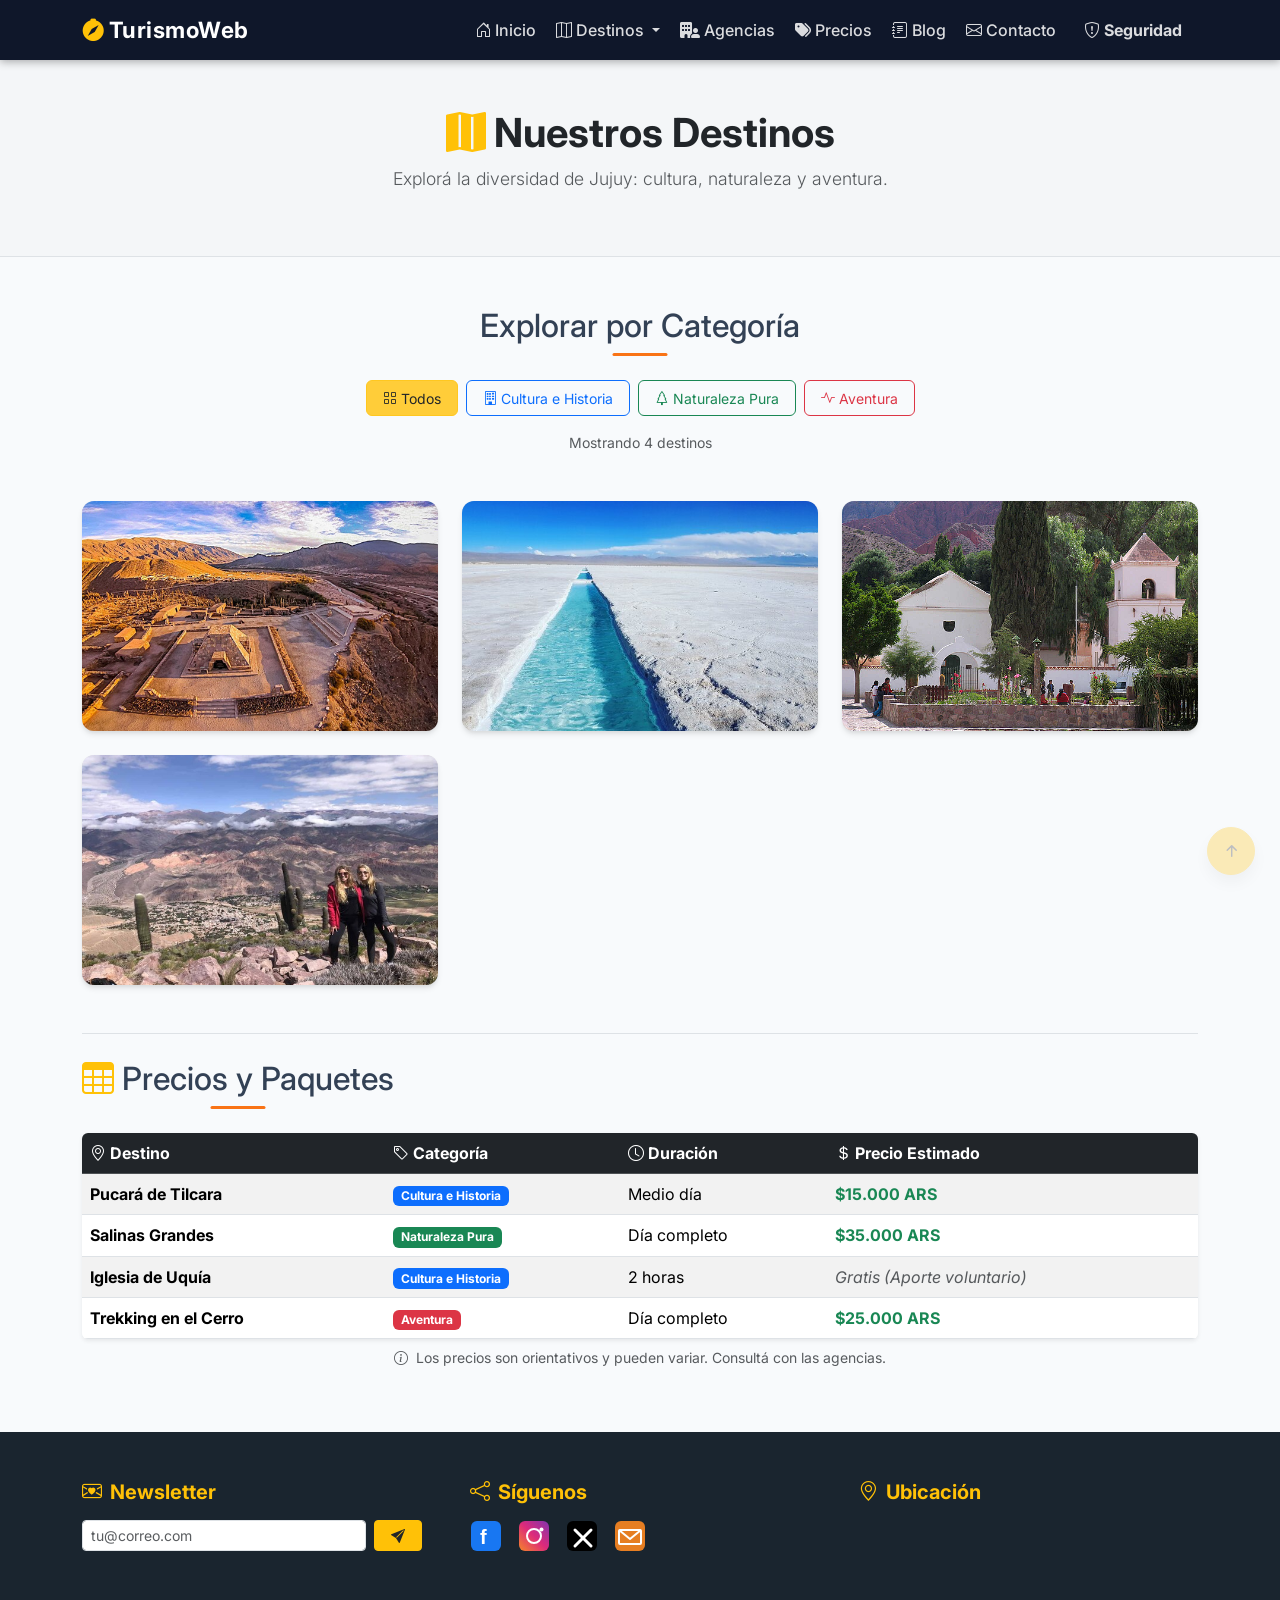
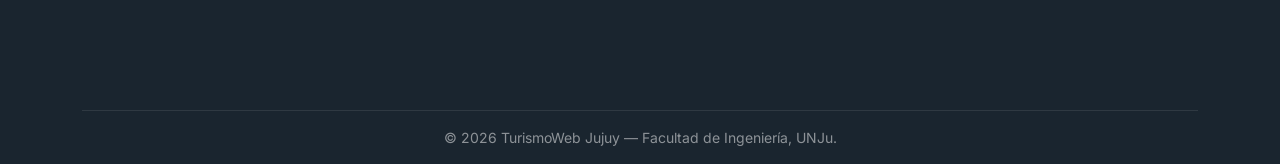
<file: destinos.html>
<!DOCTYPE html>
<html lang="es">

<head>
    <meta charset="UTF-8">
    <meta name="viewport" content="width=device-width, initial-scale=1.0">
    <title>Destinos — TurismoWeb Jujuy</title>
    <link href="https://cdn.jsdelivr.net/npm/bootstrap@5.3.2/dist/css/bootstrap.min.css" rel="stylesheet">
    <link rel="stylesheet" href="https://cdn.jsdelivr.net/npm/bootstrap-icons@1.11.3/font/bootstrap-icons.css">
    <link rel="stylesheet" href="https://cdnjs.cloudflare.com/ajax/libs/font-awesome/6.5.1/css/all.min.css">
    <link rel="stylesheet" href="css/style.css">
    <link rel="stylesheet" href="css/sprites.css">
</head>

<body>

    <nav class="navbar navbar-expand-lg navbar-custom sticky-top">
        <div class="container">
            <a class="navbar-brand text-white fw-bold" href="index.html">
                <i class="bi bi-compass-fill text-warning me-1"></i>TurismoWeb
            </a>
            <button class="navbar-toggler border-0" type="button"
                    data-bs-toggle="collapse" data-bs-target="#menuPrincipal">
                <i class="bi bi-list text-white fs-2"></i>
            </button>
            <div class="collapse navbar-collapse" id="menuPrincipal">
                <ul class="navbar-nav ms-auto align-items-lg-center gap-lg-1">
                    <li class="nav-item"><a class="nav-link" href="index.html"><i class="bi bi-house-door me-1"></i>Inicio</a></li>
                    <li class="nav-item dropdown mega-dropdown">
                        <a class="nav-link dropdown-toggle" href="#" data-bs-toggle="dropdown">
                            <i class="bi bi-map me-1"></i>Destinos
                        </a>
                        <div class="dropdown-menu mega-menu shadow-lg">
                            <div class="container"><div class="row">
                                <div class="col-md-4">
                                    <p class="mega-titulo"><i class="bi bi-funnel me-1"></i>Por Categoría</p>
                                    <a class="dropdown-item" href="destinos.html"><i class="bi bi-grid me-2 text-warning"></i>Todos</a>
                                    <a class="dropdown-item" href="destinos.html?filtro=cultural"><i class="bi bi-building me-2 text-primary"></i>Cultura e Historia</a>
                                    <a class="dropdown-item" href="destinos.html?filtro=naturaleza"><i class="bi bi-tree me-2 text-success"></i>Naturaleza Pura</a>
                                    <a class="dropdown-item" href="destinos.html?filtro=aventura"><i class="bi bi-activity me-2 text-danger"></i>Aventura</a>
                                </div>
                                <div class="col-md-4">
                                    <p class="mega-titulo"><i class="bi bi-geo-alt me-1"></i>Por Región</p>
                                    <a class="dropdown-item" href="destinos.html"><i class="bi bi-pin-map me-2"></i>Quebrada de Humahuaca</a>
                                    <a class="dropdown-item" href="destinos.html"><i class="bi bi-pin-map me-2"></i>La Puna Jujeña</a>
                                    <a class="dropdown-item" href="destinos.html"><i class="bi bi-pin-map me-2"></i>Valles Subtropicales</a>
                                </div>
                                <div class="col-md-4 d-none d-md-block">
                                    <p class="mega-titulo"><i class="bi bi-star me-1"></i>Destacados</p>
                                    <a class="dropdown-item" href="destinos.html"><i class="bi bi-award me-2 text-warning"></i>Purmamarca</a>
                                    <a class="dropdown-item" href="destinos.html"><i class="bi bi-award me-2 text-warning"></i>Salinas Grandes</a>
                                    <a class="dropdown-item" href="agencias.html"><i class="bi bi-building-check me-2"></i>Ver Agencias</a>
                                </div>
                            </div></div>
                        </div>
                    </li>
                    <li class="nav-item"><a class="nav-link" href="agencias.html"><i class="fa-solid fa-building-user me-1"></i>Agencias</a></li>
                    <li class="nav-item"><a class="nav-link" href="precios.html"><i class="fa-solid fa-tags me-1"></i>Precios</a></li>
                    <li class="nav-item"><a class="nav-link" href="blog.html"><i class="bi bi-journal-text me-1"></i>Blog</a></li>
                    <li class="nav-item"><a class="nav-link" href="contacto.html"><i class="bi bi-envelope me-1"></i>Contacto</a></li>
                    <li class="nav-item"><a class="nav-link btn btn-warning btn-sm text-dark px-3 fw-bold" href="phishing.html"><i class="bi bi-shield-exclamation me-1"></i>Seguridad</a></li>
                </ul>
            </div>
        </div>
    </nav>

    <header class="py-5 bg-seccion-alt text-center border-bottom">
        <div class="container">
            <h1 class="display-5 fw-bold text-dark">
                <i class="bi bi-map-fill text-warning me-2"></i>Nuestros Destinos
            </h1>
            <p class="lead text-muted">Explorá la diversidad de Jujuy: cultura, naturaleza y aventura.</p>
        </div>
    </header>

    <main class="py-5">
        <div class="container">

            <div class="text-center mb-5" id="zona-filtros">
                <h2 class="seccion-titulo mb-4">Explorar por Categoría</h2>

                <div class="d-flex flex-wrap justify-content-center gap-2">
                    <button class="btn btn-warning btn-filtro active" data-filter="todos">
                        <i class="bi bi-grid me-1"></i>Todos
                    </button>
                    <button class="btn btn-outline-primary btn-filtro" data-filter="cultural">
                        <i class="bi bi-building me-1"></i>Cultura e Historia
                    </button>
                    <button class="btn btn-outline-success btn-filtro" data-filter="naturaleza">
                        <i class="bi bi-tree me-1"></i>Naturaleza Pura
                    </button>
                    <button class="btn btn-outline-danger btn-filtro" data-filter="aventura">
                        <i class="bi bi-activity me-1"></i>Aventura
                    </button>
                </div>
                
                <p class="text-muted mt-3 small">
                    Mostrando <span id="contador-resultados">4</span> destinos
                </p>
            </div>

            <div class="row g-4" id="galeria-destinos">

                <div class="col-12 col-sm-6 col-lg-4 tarjeta-col" data-categoria="cultural">
                    <div class="tarjeta-destino">
                        <img src="assets/pucara-tilcara.jpg" alt="Pucará de Tilcara">
                        <div class="info-overlay">
                            <span class="badge bg-primary mb-1">
                                <i class="bi bi-building me-1"></i>Cultural
                            </span>
                            <h5 class="mb-1">Pucará de Tilcara</h5>
                            <p class="small mb-2">Ruinas arqueológicas llenas de historia y misterio.</p>
                            <a href="#" class="btn btn-sm btn-warning">Ver más</a>
                        </div>
                    </div>
                </div>

                <div class="col-12 col-sm-6 col-lg-4 tarjeta-col" data-categoria="naturaleza">
                    <div class="tarjeta-destino">
                        <img src="assets/salinas-grandes.jpg" alt="Salinas Grandes">
                        <div class="info-overlay">
                            <span class="badge bg-success mb-1">
                                <i class="bi bi-tree me-1"></i>Naturaleza
                            </span>
                            <h5 class="mb-1">Salinas Grandes</h5>
                            <p class="small mb-2">Desierto de sal a 3.400 m sobre el nivel del mar.</p>
                            <a href="#" class="btn btn-sm btn-warning">Ver más</a>
                        </div>
                    </div>
                </div>

                <div class="col-12 col-sm-6 col-lg-4 tarjeta-col" data-categoria="cultural">
                    <div class="tarjeta-destino">
                        <img src="assets/iglesia-uquia.jpg" alt="Iglesia de Uquía">
                        <div class="info-overlay">
                            <span class="badge bg-primary mb-1">
                                <i class="bi bi-building me-1"></i>Cultural
                            </span>
                            <h5 class="mb-1">Iglesia de Uquía</h5>
                            <p class="small mb-2">Joya colonial del siglo XVII en la Quebrada.</p>
                            <a href="#" class="btn btn-sm btn-warning">Ver más</a>
                        </div>
                    </div>
                </div>

                <div class="col-12 col-sm-6 col-lg-4 tarjeta-col" data-categoria="aventura">
                    <div class="tarjeta-destino">
                        <img src="assets/trekking.jpg" alt="Trekking">
                        <div class="info-overlay">
                            <span class="badge bg-danger mb-1">
                                <i class="bi bi-activity me-1"></i>Aventura
                            </span>
                            <h5 class="mb-1">Trekking en el Cerro</h5>
                            <p class="small mb-2">Rutas para todos los niveles con vistas espectaculares.</p>
                            <a href="#" class="btn btn-sm btn-warning">Ver más</a>
                        </div>
                    </div>
                </div>

            </div>

            <section class="mt-5 pt-4 border-top">
                <h2 class="text-center mb-4 seccion-titulo">
                    <i class="bi bi-table text-warning me-2"></i>Precios y Paquetes
                </h2>

                <div class="table-responsive shadow-sm rounded">
                    <table class="table table-hover table-striped align-middle mb-0">
                        <thead class="table-dark">
                            <tr>
                                <th><i class="bi bi-geo-alt me-1"></i>Destino</th>
                                <th><i class="bi bi-tag me-1"></i>Categoría</th>
                                <th><i class="bi bi-clock me-1"></i>Duración</th>
                                <th><i class="bi bi-currency-dollar me-1"></i>Precio Estimado</th>
                            </tr>
                        </thead>
                        <tbody>
                            <tr>
                                <td><strong>Pucará de Tilcara</strong></td>
                                <td><span class="badge bg-primary">Cultura e Historia</span></td>
                                <td>Medio día</td>
                                <td class="text-success fw-bold">$15.000 ARS</td>
                            </tr>
                            <tr>
                                <td><strong>Salinas Grandes</strong></td>
                                <td><span class="badge bg-success">Naturaleza Pura</span></td>
                                <td>Día completo</td>
                                <td class="text-success fw-bold">$35.000 ARS</td>
                            </tr>
                            <tr>
                                <td><strong>Iglesia de Uquía</strong></td>
                                <td><span class="badge bg-primary">Cultura e Historia</span></td>
                                <td>2 horas</td>
                                <td class="text-muted fst-italic">Gratis (Aporte voluntario)</td>
                            </tr>
                            <tr>
                                <td><strong>Trekking en el Cerro</strong></td>
                                <td><span class="badge bg-danger">Aventura</span></td>
                                <td>Día completo</td>
                                <td class="text-success fw-bold">$25.000 ARS</td>
                            </tr>
                        </tbody>
                    </table>
                </div>
                <p class="text-muted small mt-2 text-center">
                    <i class="bi bi-info-circle me-1"></i>
                    Los precios son orientativos y pueden variar. Consultá con las agencias.
                </p>
            </section>

        </div>
        
    </main>

    <footer class="bg-footer text-white pt-5 pb-3">
        <div class="container">
            <div class="row g-5 mb-4">
                <div class="col-12 col-md-4">
                    <h5 class="text-warning fw-bold mb-3"><i class="bi bi-envelope-heart me-2"></i>Newsletter</h5>
                    <form id="form-newsletter" class="d-flex gap-2" novalidate>
                        <input type="email" id="email-newsletter" class="form-control form-control-sm" placeholder="tu@correo.com" required>
                        <button type="submit" class="btn btn-warning btn-sm px-3"><i class="bi bi-send-fill"></i></button>
                    </form>
                    <small id="msg-newsletter" class="text-success mt-2 d-none"><i class="bi bi-check-circle me-1"></i>¡Suscrito!</small>
                </div>
                <div class="col-12 col-md-4">
                    <h5 class="text-warning fw-bold mb-3"><i class="bi bi-share me-2"></i>Síguenos</h5>
                    <div class="d-flex gap-3">
                        <a href="#" class="sprite-icon sprite-facebook" title="Facebook"></a>
                        <a href="#" class="sprite-icon sprite-instagram" title="Instagram"></a>
                        <a href="#" class="sprite-icon sprite-twitter" title="Twitter"></a>
                        <a href="contacto.html" class="sprite-icon sprite-email" title="Email"></a>
                    </div>
                </div>
                <div class="col-12 col-md-4">
                    <h5 class="text-warning fw-bold mb-3"><i class="bi bi-geo-alt me-2"></i>Ubicación</h5>
                    <iframe src="https://www.google.com/maps/embed?pb=!1m18!1m12!1m3!1d115865.71714909831!2d-65.372545!3d-24.1832629!2m3!1f0!2f0!3f0!3m2!1i1024!2i768!4f13.1!3m3!1m2!1s0x941b08e2f80c6533%3A0xcb1b51de9580a8eb!2sSan%20Salvador%20de%20Jujuy%2C%20Jujuy!5e0!3m2!1ses-419!2sar!4v1700000000000!5m2!1ses-419!2sar"
                        class="w-100 rounded" height="160" style="border:0;" allowfullscreen loading="lazy"></iframe>
                </div>
            </div>
            <hr class="border-secondary">
            <p class="text-center text-white-50 mb-0 small">&copy; 2026 TurismoWeb Jujuy — Facultad de Ingeniería, UNJu.</p>
        </div>
    </footer>

    <button id="btn-top" class="btn btn-warning rounded-circle shadow"
            style="display:none;position:fixed;bottom:25px;right:25px;width:48px;height:48px;z-index:999;"
            title="Volver arriba">
        <i class="bi bi-arrow-up-short fs-4"></i>
    </button>

    <script src="https://code.jquery.com/jquery-3.7.1.min.js"></script>
    <script src="https://cdn.jsdelivr.net/npm/bootstrap@5.3.2/dist/js/bootstrap.bundle.min.js"></script>
    <script src="js/main.js"></script>

    <script>
        $(function () {

            /* -----------------------------------------------
             * FILTROS DINÁMICOS CON JQUERY
             * Técnicas usadas: .hide(), .show(), .filter(), .each()
             * data-filter en el botón y data-categoria en la columna
             * ----------------------------------------------- */
            $('.btn-filtro').on('click', function () {

                // 1. Quitar .active a todos los botones
                $('.btn-filtro').removeClass('active btn-warning btn-primary btn-success btn-danger')
                               .addClass('btn-outline-secondary');

                // 2. Agregar .active al botón clickeado
                $(this).removeClass('btn-outline-secondary').addClass('active');

                // Restaurar color original del botón
                const filtro = $(this).data('filter');
                if (filtro === 'todos')       $(this).addClass('btn-warning');
                else if (filtro === 'cultural')   $(this).addClass('btn-primary');
                else if (filtro === 'naturaleza') $(this).addClass('btn-success');
                else if (filtro === 'aventura')   $(this).addClass('btn-danger');

                // 3. Aplicar filtro con .filter(), .hide(), .show()
                const $columnas = $('.tarjeta-col');

                if (filtro === 'todos') {
                    // .show() muestra todos los elementos ocultos
                    $columnas.show().find('.tarjeta-destino').addClass('fade-in');
                } else {
                    // .hide() oculta elementos → .show() muestra solo los que coinciden
                    $columnas.hide();

                    // .filter() devuelve solo los elementos que cumplen la condición
                    $columnas.filter('[data-categoria="' + filtro + '"]')
                             .show()
                             .find('.tarjeta-destino').addClass('fade-in');
                }

                // 4. Actualizar contador de resultados
                const visibles = $('.tarjeta-col:visible').length;
                $('#contador-resultados').text(visibles);

                // Remover clase de animación después de que termine (para poder re-animarla)
                setTimeout(function () {
                    $('.tarjeta-destino').removeClass('fade-in');
                }, 500);
            });

            /* -----------------------------------------------
             * EFECTO ZOOM con jQuery (al pasar el mouse)
             * CSS ya tiene el zoom en hover, pero aquí también
             * lo activamos con jQuery para demostrar ambas técnicas
             * ----------------------------------------------- */
            $('.tarjeta-destino').on('mouseenter', function () {
                $(this).addClass('zoom-activo');
            }).on('mouseleave', function () {
                $(this).removeClass('zoom-activo');
            });

            /* -----------------------------------------------
             * LEER PARÁMETRO DE URL para pre-filtrar
             * Si se viene desde el mega-menú con ?filtro=aventura
             * se aplica el filtro automáticamente
             * ----------------------------------------------- */
            const urlParams = new URLSearchParams(window.location.search);
            const filtroUrl = urlParams.get('filtro');
            if (filtroUrl) {
                // Simular click en el botón correspondiente
                $('.btn-filtro[data-filter="' + filtroUrl + '"]').trigger('click');
            }

        });
    </script>

</body>
</html>
</file>
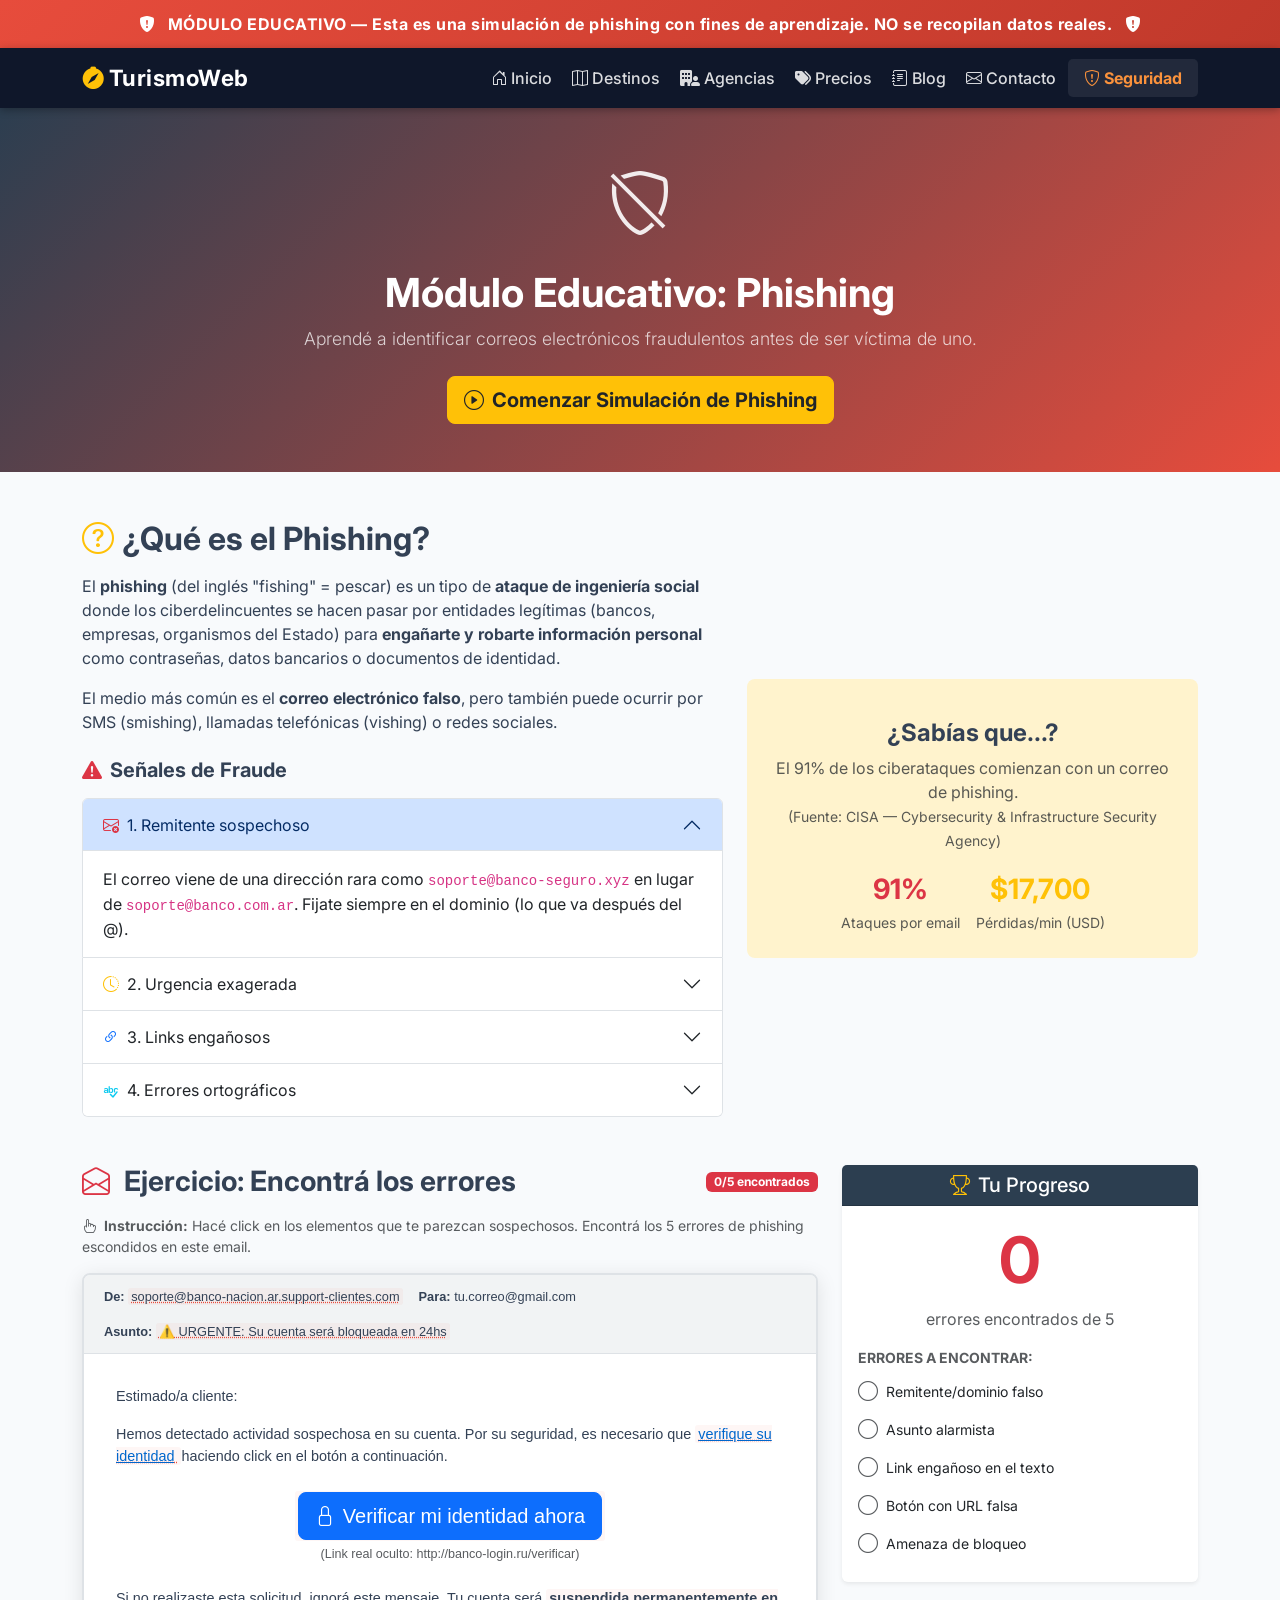
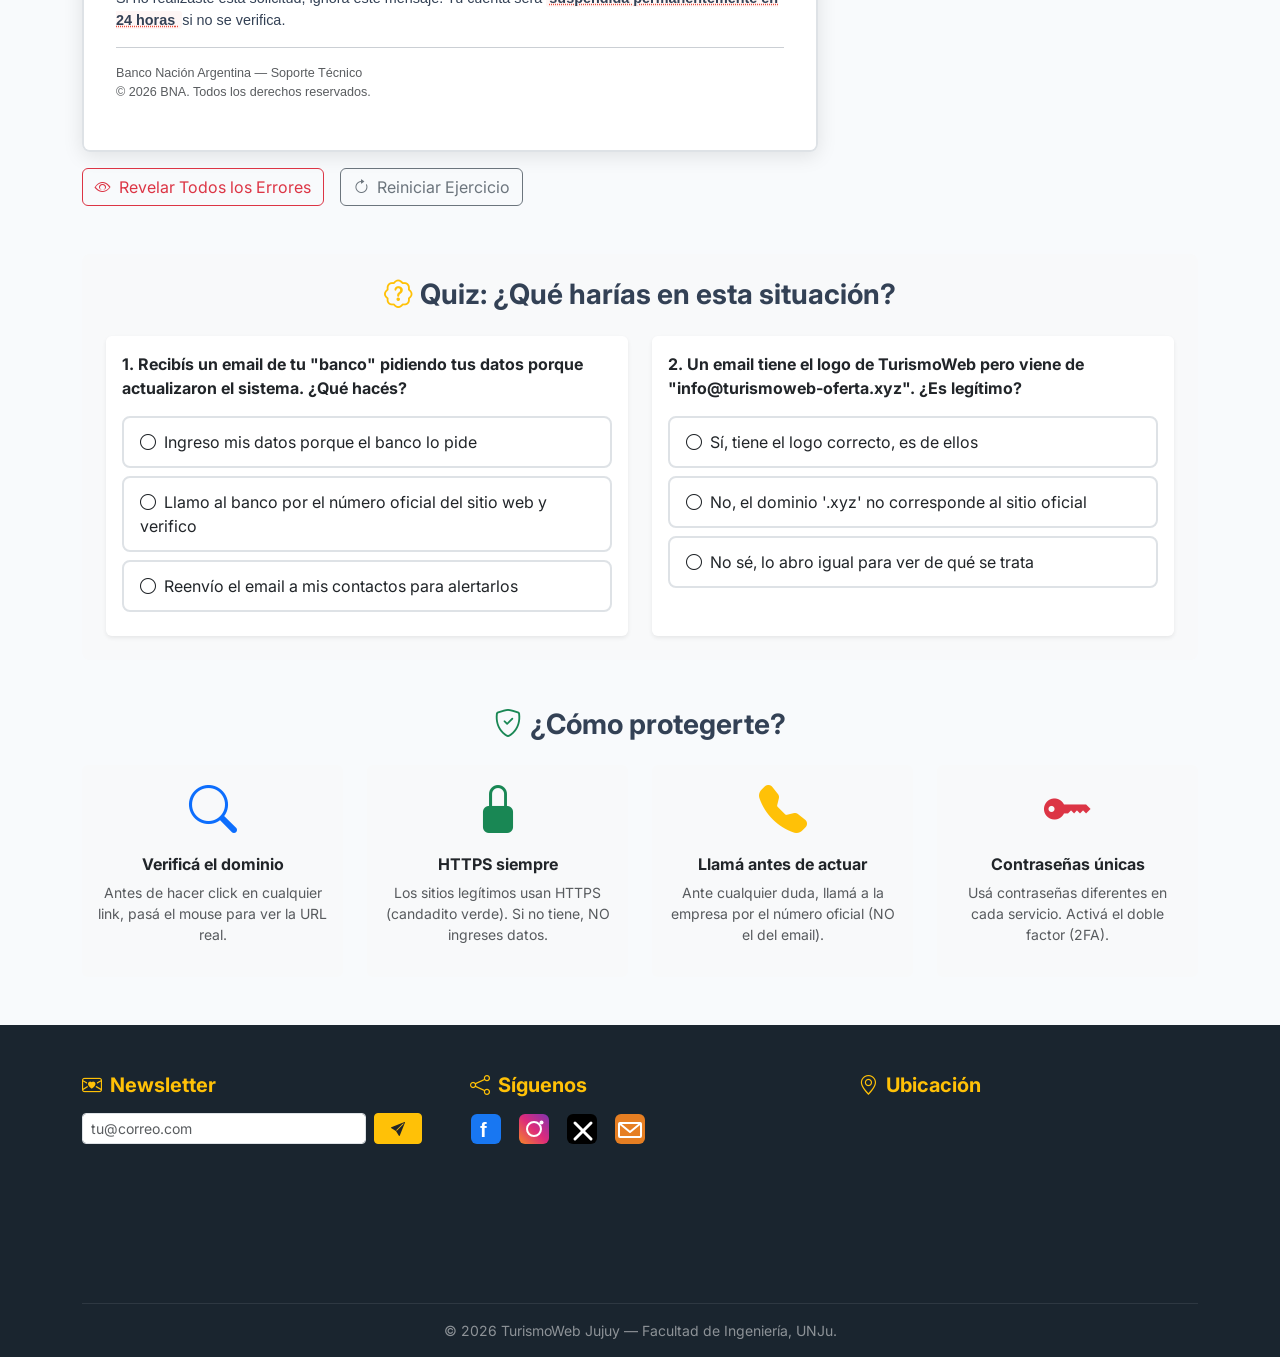
<file: phishing.html>
<!DOCTYPE html>
<html lang="es">

<head>
    <meta charset="UTF-8">
    <meta name="viewport" content="width=device-width, initial-scale=1.0">
    <title>Módulo de Seguridad — TurismoWeb Jujuy</title>
    <link href="https://cdn.jsdelivr.net/npm/bootstrap@5.3.2/dist/css/bootstrap.min.css" rel="stylesheet">
    <link rel="stylesheet" href="https://cdn.jsdelivr.net/npm/bootstrap-icons@1.11.3/font/bootstrap-icons.css">
    <link rel="stylesheet" href="https://cdnjs.cloudflare.com/ajax/libs/font-awesome/6.5.1/css/all.min.css">
    <link rel="stylesheet" href="css/style.css">
    <link rel="stylesheet" href="css/sprites.css">

    <style>
        /* =====================================================
           ESTILOS ESPECÍFICOS DEL MÓDULO DE PHISHING
           ===================================================== */

        /* Banner de advertencia educativa */
        .banner-educativo {
            background: linear-gradient(135deg, #e74c3c, #c0392b);
            color: white;
            padding: 0.75rem;
            text-align: center;
            font-weight: bold;
            letter-spacing: 0.5px;
        }

        /* Email falso simulado */
        .email-falso {
            font-family: 'Segoe UI', Arial, sans-serif;
            font-size: 0.9rem;
            border: 2px solid #dee2e6;
            border-radius: 8px;
            overflow: hidden;
            box-shadow: 0 4px 20px rgba(0,0,0,0.1);
        }

        .email-header-barra {
            background: #f1f3f4;
            padding: 0.75rem 1.25rem;
            border-bottom: 1px solid #dee2e6;
            font-size: 0.8rem;
        }

        .email-body-content {
            background: white;
            padding: 2rem;
        }

        /* Elementos que el usuario puede clickear para detectar errores */
        .sospechoso {
            cursor: pointer;
            text-decoration: underline dotted #e74c3c;
            background-color: rgba(231, 76, 60, 0.05);
            border-radius: 3px;
            padding: 1px 3px;
            transition: background-color 0.2s;
            position: relative;
        }

        .sospechoso:hover {
            background-color: rgba(231, 76, 60, 0.15);
        }

        /* Estado: detectado (click del usuario) */
        .sospechoso.detectado {
            background-color: rgba(231, 76, 60, 0.25);
            text-decoration: underline solid #e74c3c;
            outline: 2px solid #e74c3c;
            border-radius: 3px;
        }

        /* Estado: revelado (botón revelar todo) */
        .sospechoso.revelado {
            background-color: rgba(231, 76, 60, 0.3);
            outline: 2px dashed #c0392b;
        }

        /* Marcador visual de errores */
        .marcador {
            display: inline-block;
            width: 20px;
            height: 20px;
            border-radius: 50%;
            background: #e74c3c;
            color: white;
            font-size: 0.65rem;
            font-weight: bold;
            text-align: center;
            line-height: 20px;
            vertical-align: super;
            margin-left: 2px;
        }

        /* Panel de puntaje */
        .panel-puntaje {
            position: sticky;
            top: 80px;
        }

        /* Quiz de preguntas */
        .quiz-opcion {
            cursor: pointer;
            border: 2px solid #dee2e6;
            border-radius: 8px;
            padding: 0.75rem 1rem;
            transition: all 0.2s;
            margin-bottom: 0.5rem;
        }

        .quiz-opcion:hover {
            border-color: #e67e22;
            background-color: #fff3e0;
        }

        .quiz-opcion.correcta {
            border-color: #27ae60;
            background-color: #d4edda;
            color: #155724;
        }

        .quiz-opcion.incorrecta {
            border-color: #dc3545;
            background-color: #f8d7da;
            color: #721c24;
        }
    </style>
</head>

<body>

    <div class="banner-educativo">
        <i class="bi bi-shield-fill-exclamation me-2"></i>
        MÓDULO EDUCATIVO — Esta es una simulación de phishing con fines de aprendizaje. NO se recopilan datos reales.
        <i class="bi bi-shield-fill-exclamation ms-2"></i>
    </div>

    <nav class="navbar navbar-expand-lg navbar-custom sticky-top">
        <div class="container">
            <a class="navbar-brand text-white fw-bold" href="index.html">
                <i class="bi bi-compass-fill text-warning me-1"></i>TurismoWeb
            </a>
            <button class="navbar-toggler border-0" type="button"
                    data-bs-toggle="collapse" data-bs-target="#menuPrincipal">
                <i class="bi bi-list text-white fs-2"></i>
            </button>
            <div class="collapse navbar-collapse" id="menuPrincipal">
                <ul class="navbar-nav ms-auto align-items-lg-center gap-lg-1">
                    <li class="nav-item"><a class="nav-link" href="index.html"><i class="bi bi-house-door me-1"></i>Inicio</a></li>
                    <li class="nav-item"><a class="nav-link" href="destinos.html"><i class="bi bi-map me-1"></i>Destinos</a></li>
                    <li class="nav-item"><a class="nav-link" href="agencias.html"><i class="fa-solid fa-building-user me-1"></i>Agencias</a></li>
                    <li class="nav-item"><a class="nav-link" href="precios.html"><i class="fa-solid fa-tags me-1"></i>Precios</a></li>
                    <li class="nav-item"><a class="nav-link" href="blog.html"><i class="bi bi-journal-text me-1"></i>Blog</a></li>
                    <li class="nav-item"><a class="nav-link" href="contacto.html"><i class="bi bi-envelope me-1"></i>Contacto</a></li>
                    <li class="nav-item"><a class="nav-link btn btn-warning btn-sm text-dark px-3 fw-bold active" href="phishing.html"><i class="bi bi-shield-exclamation me-1"></i>Seguridad</a></li>
                </ul>
            </div>
        </div>
    </nav>

    <header class="py-5 text-center" style="background: linear-gradient(135deg, #2c3e50, #e74c3c); color:white;">
        <div class="container">
            <div class="mb-3">
                <i class="bi bi-shield-slash" style="font-size:4rem; opacity:0.9;"></i>
            </div>
            <h1 class="display-5 fw-bold">Módulo Educativo: Phishing</h1>
            <p class="lead opacity-75">
                Aprendé a identificar correos electrónicos fraudulentos antes de ser víctima de uno.
            </p>
            
            <button class="btn btn-warning btn-lg fw-bold mt-2" data-bs-toggle="modal" data-bs-target="#modalIntroduccion">
                <i class="bi bi-play-circle me-2"></i>Comenzar Simulación de Phishing
            </button>
        </div>
    </header>

    <main class="py-5">
        <div class="container">

            <section class="mb-5">
                <div class="row g-4 align-items-center">
                    <div class="col-12 col-md-7">
                        <h2 class="fw-bold mb-3">
                            <i class="bi bi-question-circle text-warning me-2"></i>¿Qué es el Phishing?
                        </h2>
                        <p>
                            El <strong>phishing</strong> (del inglés "fishing" = pescar) es un tipo de
                            <strong>ataque de ingeniería social</strong> donde los ciberdelincuentes se hacen
                            pasar por entidades legítimas (bancos, empresas, organismos del Estado) para
                            <strong>engañarte y robarte información personal</strong> como contraseñas, datos
                            bancarios o documentos de identidad.
                        </p>
                        <p>
                            El medio más común es el <strong>correo electrónico falso</strong>, pero también
                            puede ocurrir por SMS (smishing), llamadas telefónicas (vishing) o redes sociales.
                        </p>

                        <h5 class="fw-bold mt-4 mb-3">
                            <i class="bi bi-exclamation-triangle-fill text-danger me-2"></i>Señales de Fraude
                        </h5>
                        <div class="accordion" id="senalesAcordeon">
                            <div class="accordion-item">
                                <h2 class="accordion-header">
                                    <button class="accordion-button" type="button" data-bs-toggle="collapse" data-bs-target="#senal1">
                                        <i class="bi bi-envelope-x text-danger me-2"></i>1. Remitente sospechoso
                                    </button>
                                </h2>
                                <div id="senal1" class="accordion-collapse collapse show" data-bs-parent="#senalesAcordeon">
                                    <div class="accordion-body">
                                        El correo viene de una dirección rara como <code>soporte@banco-seguro.xyz</code>
                                        en lugar de <code>soporte@banco.com.ar</code>. Fijate siempre en el dominio
                                        (lo que va después del @).
                                    </div>
                                </div>
                            </div>
                            <div class="accordion-item">
                                <h2 class="accordion-header">
                                    <button class="accordion-button collapsed" type="button" data-bs-toggle="collapse" data-bs-target="#senal2">
                                        <i class="bi bi-clock-history text-warning me-2"></i>2. Urgencia exagerada
                                    </button>
                                </h2>
                                <div id="senal2" class="accordion-collapse collapse" data-bs-parent="#senalesAcordeon">
                                    <div class="accordion-body">
                                        Frases como "¡Su cuenta será bloqueada en 24 horas!" o "Acción inmediata
                                        requerida" buscan generarte pánico para que actúes sin pensar.
                                    </div>
                                </div>
                            </div>
                            <div class="accordion-item">
                                <h2 class="accordion-header">
                                    <button class="accordion-button collapsed" type="button" data-bs-toggle="collapse" data-bs-target="#senal3">
                                        <i class="bi bi-link-45deg text-primary me-2"></i>3. Links engañosos
                                    </button>
                                </h2>
                                <div id="senal3" class="accordion-collapse collapse" data-bs-parent="#senalesAcordeon">
                                    <div class="accordion-body">
                                        El texto del link dice "www.banco.com" pero si le pasás el mouse, la URL real
                                        es <code>www.banco-falso.ru/login</code>. SIEMPRE verificá la URL real.
                                    </div>
                                </div>
                            </div>
                            <div class="accordion-item">
                                <h2 class="accordion-header">
                                    <button class="accordion-button collapsed" type="button" data-bs-toggle="collapse" data-bs-target="#senal4">
                                        <i class="bi bi-spellcheck text-info me-2"></i>4. Errores ortográficos
                                    </button>
                                </h2>
                                <div id="senal4" class="accordion-collapse collapse" data-bs-parent="#senalesAcordeon">
                                    <div class="accordion-body">
                                        Las organizaciones serias revisan sus comunicaciones. Errores de tipeo,
                                        palabras mal escritas o frases raras son señales de un mensaje falso.
                                    </div>
                                </div>
                            </div>
                        </div>
                    </div>

                    <div class="col-12 col-md-5 text-center">
                        <div class="p-4 rounded-3" style="background:#fff3cd">
                            <i class="bi bi-fish" style="font-size:5rem; color:#e67e22;"></i>
                            <h4 class="fw-bold mt-3">¿Sabías que...?</h4>
                            <p class="text-muted">
                                El 91% de los ciberataques comienzan con un correo de phishing.
                                <br><small>(Fuente: CISA — Cybersecurity & Infrastructure Security Agency)</small>
                            </p>
                            <div class="d-flex justify-content-center gap-3 mt-3">
                                <div class="text-center">
                                    <div class="fs-3 fw-bold text-danger">91%</div>
                                    <small class="text-muted">Ataques por email</small>
                                </div>
                                <div class="text-center">
                                    <div class="fs-3 fw-bold text-warning">$17,700</div>
                                    <small class="text-muted">Pérdidas/min (USD)</small>
                                </div>
                            </div>
                        </div>
                    </div>
                </div>
            </section>

            <section class="mb-5">
                <div class="row g-4">

                    <div class="col-12 col-lg-8">
                        <div class="d-flex justify-content-between align-items-center mb-3">
                            <h3 class="fw-bold mb-0">
                                <i class="bi bi-envelope-open text-danger me-2"></i>
                                Ejercicio: Encontrá los errores
                            </h3>
                            <span class="badge bg-danger">
                                <span id="errores-detectados">0</span>/5 encontrados
                            </span>
                        </div>
                        <p class="text-muted small mb-3">
                            <i class="bi bi-hand-index me-1"></i>
                            <strong>Instrucción:</strong> Hacé click en los elementos que te parezcan sospechosos.
                            Encontrá los 5 errores de phishing escondidos en este email.
                        </p>

                        <div class="email-falso">

                            <div class="email-header-barra">
                                <div class="d-flex gap-3 flex-wrap">
                                    <div>
                                        <strong>De:</strong>
                                        
                                        <span class="sospechoso" data-error="1"
                                              data-explicacion="❌ DOMINIO FALSO: 'banco-nacion.ar.support-clientes.com' NO es el dominio oficial del Banco Nación. El dominio real es 'bna.com.ar'. Los atacantes agregan palabras al dominio para confundir.">
                                            soporte@banco-nacion.ar.support-clientes.com
                                        </span>
                                    </div>
                                    <div><strong>Para:</strong> tu.correo@gmail.com</div>
                                    <div>
                                        <strong>Asunto:</strong>
                                        
                                        <span class="sospechoso" data-error="2"
                                              data-explicacion="❌ URGENCIA FALSA: 'URGENTE: Su cuenta será bloqueada' es una táctica de manipulación. Los bancos reales NO bloquean cuentas sin aviso previo ni usan mayúsculas alarmistas en el asunto.">
                                            ⚠️ URGENTE: Su cuenta será bloqueada en 24hs
                                        </span>
                                    </div>
                                </div>
                            </div>

                            <div class="email-body-content">

                                <p>Estimado/a cliente:</p>

                                <p>
                                    Hemos detectado actividad sospechosa en su cuenta. Por su seguridad,
                                    es necesario que
                                    
                                    <span class="sospechoso" data-error="3"
                                          data-explicacion="❌ LINK ENGAÑOSO: El texto dice 'verifique su identidad' pero el link real lleva a 'banco-login.ru' (Rusia), NO al sitio del Banco Nación. SIEMPRE pasá el mouse sobre un link antes de hacer click para ver la URL real.">
                                        <a href="#" onclick="return false;" style="color:#0066cc;">verifique su identidad</a>
                                    </span>
                                    haciendo click en el botón a continuación.
                                </p>

                                <div class="text-center my-4">
                                    
                                    <span class="sospechoso d-inline-block" data-error="4"
                                          data-explicacion="❌ URL FALSA: Al pasar el mouse sobre este botón, la URL real sería 'http://banco-login.ru/verificar?cuenta=TUMAIL' (dominio .ru = Rusia). Los bancos argentinos usan dominios .com.ar o .ar, y SIEMPRE usan HTTPS (con candadito).">
                                        <button type="button" class="btn btn-primary btn-lg" onclick="return false;">
                                            <i class="bi bi-lock me-2"></i>Verificar mi identidad ahora
                                        </button>
                                    </span>
                                    <div class="small text-muted mt-1">
                                        (Link real oculto: http://banco-login.ru/verificar)
                                    </div>
                                </div>

                                <p>
                                    Si no realizaste esta solicitud, ignorá este mensaje.
                                    Tu cuenta será
                                    
                                    <span class="sospechoso" data-error="5"
                                          data-explicacion="❌ AMENAZA FALSA: 'suspendida permanentemente en 24 horas' es una mentira diseñada para que actúes por miedo, sin verificar si el email es legítimo. Los bancos NUNCA amenazan de esta manera por email.">
                                        <strong>suspendida permanentemente en 24 horas</strong>
                                    </span>
                                    si no se verifica.
                                </p>

                                <hr>
                                <p class="text-muted small">
                                    Banco Nación Argentina — Soporte Técnico
                                    <br>© 2026 BNA. Todos los derechos reservados.
                                </p>
                                
                            </div>

                        </div>

                        <div class="d-flex gap-3 mt-3 flex-wrap">
                            <button class="btn btn-outline-danger" id="btn-revelar-todos">
                                <i class="bi bi-eye me-2"></i>Revelar Todos los Errores
                            </button>
                            <button class="btn btn-outline-secondary" id="btn-reiniciar">
                                <i class="bi bi-arrow-clockwise me-2"></i>Reiniciar Ejercicio
                            </button>
                        </div>

                        <div id="panel-explicacion" class="alert alert-danger mt-4 d-none">
                            <h6 class="fw-bold mb-1">
                                <i class="bi bi-exclamation-triangle-fill me-2"></i>Error detectado:
                            </h6>
                            <p class="mb-0" id="texto-explicacion"></p>
                        </div>

                    </div>

                    <div class="col-12 col-lg-4">
                        <div class="panel-puntaje card border-0 shadow-sm">
                            <div class="card-header text-white text-center" style="background:#2c3e50">
                                <h5 class="mb-0"><i class="bi bi-trophy me-2 text-warning"></i>Tu Progreso</h5>
                            </div>
                            <div class="card-body text-center">
                                
                                <div class="display-3 fw-bold text-danger mb-2" id="puntaje-numero">0</div>
                                <p class="text-muted">errores encontrados de 5</p>

                                <div class="text-start mt-3">
                                    <p class="fw-bold small text-muted mb-2">ERRORES A ENCONTRAR:</p>
                                    <div class="item-error d-flex align-items-center gap-2 mb-2" id="item-1">
                                        <i class="bi bi-circle text-muted fs-5" id="icono-1"></i>
                                        <span class="small">Remitente/dominio falso</span>
                                    </div>
                                    <div class="item-error d-flex align-items-center gap-2 mb-2" id="item-2">
                                        <i class="bi bi-circle text-muted fs-5" id="icono-2"></i>
                                        <span class="small">Asunto alarmista</span>
                                    </div>
                                    <div class="item-error d-flex align-items-center gap-2 mb-2" id="item-3">
                                        <i class="bi bi-circle text-muted fs-5" id="icono-3"></i>
                                        <span class="small">Link engañoso en el texto</span>
                                    </div>
                                    <div class="item-error d-flex align-items-center gap-2 mb-2" id="item-4">
                                        <i class="bi bi-circle text-muted fs-5" id="icono-4"></i>
                                        <span class="small">Botón con URL falsa</span>
                                    </div>
                                    <div class="item-error d-flex align-items-center gap-2 mb-2" id="item-5">
                                        <i class="bi bi-circle text-muted fs-5" id="icono-5"></i>
                                        <span class="small">Amenaza de bloqueo</span>
                                    </div>
                                </div>

                                <div id="mensaje-completado" class="alert alert-success mt-3 d-none">
                                    <i class="bi bi-check-circle-fill me-2"></i>
                                    <strong>¡Excelente!</strong> Encontraste todos los errores.
                                    ¡Estás protegido contra el phishing!
                                </div>
                            </div>
                        </div>
                    </div>

                </div>
            </section>

            <section class="mb-5 py-4 px-4 rounded-3" style="background:#f8f9fa">
                <h3 class="fw-bold mb-4 text-center">
                    <i class="bi bi-patch-question text-warning me-2"></i>Quiz: ¿Qué harías en esta situación?
                </h3>

                <div class="row g-4">

                    <div class="col-12 col-md-6">
                        <div class="card border-0 shadow-sm h-100">
                            <div class="card-body">
                                <p class="fw-bold">1. Recibís un email de tu "banco" pidiendo tus datos porque actualizaron el sistema. ¿Qué hacés?</p>
                                <div class="quiz-opcion" data-correcto="false" data-pregunta="1">
                                    <i class="bi bi-circle me-2"></i>Ingreso mis datos porque el banco lo pide
                                </div>
                                <div class="quiz-opcion" data-correcto="true" data-pregunta="1">
                                    <i class="bi bi-circle me-2"></i>Llamo al banco por el número oficial del sitio web y verifico
                                </div>
                                <div class="quiz-opcion" data-correcto="false" data-pregunta="1">
                                    <i class="bi bi-circle me-2"></i>Reenvío el email a mis contactos para alertarlos
                                </div>
                                <div class="feedback-quiz mt-2 d-none small"></div>
                            </div>
                        </div>
                    </div>

                    <div class="col-12 col-md-6">
                        <div class="card border-0 shadow-sm h-100">
                            <div class="card-body">
                                <p class="fw-bold">2. Un email tiene el logo de TurismoWeb pero viene de "info@turismoweb-oferta.xyz". ¿Es legítimo?</p>
                                <div class="quiz-opcion" data-correcto="false" data-pregunta="2">
                                    <i class="bi bi-circle me-2"></i>Sí, tiene el logo correcto, es de ellos
                                </div>
                                <div class="quiz-opcion" data-correcto="true" data-pregunta="2">
                                    <i class="bi bi-circle me-2"></i>No, el dominio '.xyz' no corresponde al sitio oficial
                                </div>
                                <div class="quiz-opcion" data-correcto="false" data-pregunta="2">
                                    <i class="bi bi-circle me-2"></i>No sé, lo abro igual para ver de qué se trata
                                </div>
                                <div class="feedback-quiz mt-2 d-none small"></div>
                            </div>
                        </div>
                    </div>

                </div>
            </section>

            <section>
                <h3 class="fw-bold text-center mb-4">
                    <i class="bi bi-shield-check text-success me-2"></i>¿Cómo protegerte?
                </h3>
                <div class="row g-4">
                    <div class="col-12 col-sm-6 col-lg-3">
                        <div class="card border-0 bg-light text-center p-3 h-100">
                            <i class="bi bi-search display-5 text-primary mb-3"></i>
                            <h6 class="fw-bold">Verificá el dominio</h6>
                            <p class="text-muted small">Antes de hacer click en cualquier link, pasá el mouse para ver la URL real.</p>
                        </div>
                    </div>
                    <div class="col-12 col-sm-6 col-lg-3">
                        <div class="card border-0 bg-light text-center p-3 h-100">
                            <i class="bi bi-lock-fill display-5 text-success mb-3"></i>
                            <h6 class="fw-bold">HTTPS siempre</h6>
                            <p class="text-muted small">Los sitios legítimos usan HTTPS (candadito verde). Si no tiene, NO ingreses datos.</p>
                        </div>
                    </div>
                    <div class="col-12 col-sm-6 col-lg-3">
                        <div class="card border-0 bg-light text-center p-3 h-100">
                            <i class="bi bi-telephone-fill display-5 text-warning mb-3"></i>
                            <h6 class="fw-bold">Llamá antes de actuar</h6>
                            <p class="text-muted small">Ante cualquier duda, llamá a la empresa por el número oficial (NO el del email).</p>
                        </div>
                    </div>
                    <div class="col-12 col-sm-6 col-lg-3">
                        <div class="card border-0 bg-light text-center p-3 h-100">
                            <i class="bi bi-key-fill display-5 text-danger mb-3"></i>
                            <h6 class="fw-bold">Contraseñas únicas</h6>
                            <p class="text-muted small">Usá contraseñas diferentes en cada servicio. Activá el doble factor (2FA).</p>
                        </div>
                    </div>
                </div>
            </section>

        </div>
    </main>

    <div class="modal fade" id="modalIntroduccion" tabindex="-1" aria-hidden="true">
        <div class="modal-dialog modal-dialog-centered modal-lg">
            <div class="modal-content">
                <div class="modal-header" style="background:#2c3e50; color:white;">
                    <h5 class="modal-title fw-bold">
                        <i class="bi bi-shield-exclamation me-2 text-warning"></i>
                        Instrucciones del Módulo Educativo
                    </h5>
                    <button type="button" class="btn-close btn-close-white" data-bs-dismiss="modal"></button>
                </div>
                <div class="modal-body">
                    <div class="alert alert-warning d-flex gap-3">
                        <i class="bi bi-exclamation-triangle-fill fs-4 flex-shrink-0"></i>
                        <div>
                            <strong>¡Importante!</strong> Esta es una simulación <strong>completamente educativa</strong>.
                            No se recopilan datos reales. El email que verás a continuación es <em>ficticio</em>
                            y está diseñado para enseñar a detectar phishing.
                        </div>
                    </div>

                    <h6 class="fw-bold mt-3">¿Cómo funciona?</h6>
                    <ol>
                        <li>Se muestra un email falso que simula un intento de phishing.</li>
                        <li>Tu tarea es <strong>hacer click</strong> en todos los elementos sospechosos que encuentres.</li>
                        <li>Al hacer click, verás una explicación de por qué ese elemento es peligroso.</li>
                        <li>Hay <strong>5 errores</strong> escondidos en el email. ¡Encontralos todos!</li>
                    </ol>

                    <h6 class="fw-bold mt-3">Señales a buscar:</h6>
                    <ul class="list-unstyled">
                        <li><i class="bi bi-check2-circle text-danger me-2"></i>Dominios de correo sospechosos</li>
                        <li><i class="bi bi-check2-circle text-danger me-2"></i>Mensajes de urgencia o amenazas</li>
                        <li><i class="bi bi-check2-circle text-danger me-2"></i>Links que llevan a sitios diferentes</li>
                        <li><i class="bi bi-check2-circle text-danger me-2"></i>Botones con URLs falsas</li>
                        <li><i class="bi bi-check2-circle text-danger me-2"></i>Pedidos de información sensible</li>
                    </ul>
                </div>
                <div class="modal-footer">
                    <button type="button" class="btn btn-secondary" data-bs-dismiss="modal">Cerrar</button>
                    <button type="button" class="btn btn-warning fw-bold" data-bs-dismiss="modal">
                        <i class="bi bi-play-circle me-2"></i>¡Entendido! Comenzar
                    </button>
                </div>
            </div>
        </div>
    </div>

    <footer class="bg-footer text-white pt-5 pb-3">
        <div class="container">
            <div class="row g-5 mb-4">
                <div class="col-12 col-md-4">
                    <h5 class="text-warning fw-bold mb-3"><i class="bi bi-envelope-heart me-2"></i>Newsletter</h5>
                    <form id="form-newsletter" class="d-flex gap-2" novalidate>
                        <input type="email" id="email-newsletter" class="form-control form-control-sm" placeholder="tu@correo.com" required>
                        <button type="submit" class="btn btn-warning btn-sm px-3"><i class="bi bi-send-fill"></i></button>
                    </form>
                    <small id="msg-newsletter" class="text-success mt-2 d-none"><i class="bi bi-check-circle me-1"></i>¡Suscrito!</small>
                </div>
                <div class="col-12 col-md-4">
                    <h5 class="text-warning fw-bold mb-3"><i class="bi bi-share me-2"></i>Síguenos</h5>
                    <div class="d-flex gap-3">
                        <a href="#" class="sprite-icon sprite-facebook" title="Facebook"></a>
                        <a href="#" class="sprite-icon sprite-instagram" title="Instagram"></a>
                        <a href="#" class="sprite-icon sprite-twitter" title="Twitter"></a>
                        <a href="contacto.html" class="sprite-icon sprite-email" title="Email"></a>
                    </div>
                </div>
                <div class="col-12 col-md-4">
                    <h5 class="text-warning fw-bold mb-3"><i class="bi bi-geo-alt me-2"></i>Ubicación</h5>
                    <iframe src="https://www.google.com/maps/embed?pb=!1m18!1m12!1m3!1d115865.71714909831!2d-65.372545!3d-24.1832629!2m3!1f0!2f0!3f0!3m2!1i1024!2i768!4f13.1!3m3!1m2!1s0x941b08e2f80c6533%3A0xcb1b51de9580a8eb!2sSan%20Salvador%20de%20Jujuy%2C%20Jujuy!5e0!3m2!1ses-419!2sar!4v1700000000000!5m2!1ses-419!2sar"
                        class="w-100 rounded" height="160" style="border:0;" allowfullscreen loading="lazy"></iframe>
                </div>
            </div>
            <hr class="border-secondary">
            <p class="text-center text-white-50 mb-0 small">&copy; 2026 TurismoWeb Jujuy — Facultad de Ingeniería, UNJu.</p>
        </div>
    </footer>

    <button id="btn-top" class="btn btn-warning rounded-circle shadow"
            style="display:none;position:fixed;bottom:25px;right:25px;width:48px;height:48px;z-index:999;">
        <i class="bi bi-arrow-up-short fs-4"></i>
    </button>

    <script src="https://code.jquery.com/jquery-3.7.1.min.js"></script>
    <script src="https://cdn.jsdelivr.net/npm/bootstrap@5.3.2/dist/js/bootstrap.bundle.min.js"></script>
    <script src="js/main.js"></script>

    <script>
        $(function () {

            /* -----------------------------------------------
             * EJERCICIO INTERACTIVO DE PHISHING (jQuery)
             * Al hacer click en .sospechoso:
             *   1. Se marca como detectado (.detectado)
             *   2. Se muestra la explicación con feedback
             *   3. Se actualiza el puntaje
             *   4. Se actualiza la lista de items en el panel
             * ----------------------------------------------- */

            let erroresEncontrados = 0;
            const totalErrores = 5;
            // Objeto para rastrear qué errores ya fueron detectados
            const detectados = {};

            $('.sospechoso').on('click', function () {
                const numeroError = $(this).data('error');
                const explicacion = $(this).data('explicacion');

                // Si ya fue detectado, solo mostrar la explicación
                if (detectados[numeroError]) {
                    mostrarExplicacion(explicacion);
                    return;
                }

                // Marcar como detectado
                detectados[numeroError] = true;
                $(this).addClass('detectado');
                erroresEncontrados++;

                // Actualizar puntaje
                $('#puntaje-numero').text(erroresEncontrados);
                $('#errores-detectados').text(erroresEncontrados);

                // Actualizar el icono en el panel lateral
                // .removeClass() quita la clase anterior, .addClass() pone la nueva
                $('#icono-' + numeroError)
                    .removeClass('bi-circle text-muted')
                    .addClass('bi-check-circle-fill text-success');

                // Mostrar explicación
                mostrarExplicacion(explicacion);

                // ¿Completó el ejercicio?
                if (erroresEncontrados === totalErrores) {
                    setTimeout(function () {
                        $('#mensaje-completado').removeClass('d-none');
                    }, 500);
                }
            });

            // Función para mostrar la explicación con fadeIn
            function mostrarExplicacion(texto) {
                $('#texto-explicacion').text(texto);
                $('#panel-explicacion').removeClass('d-none').hide().fadeIn(400);
            }

            /* -----------------------------------------------
             * BOTÓN "REVELAR TODOS LOS ERRORES" (jQuery)
             * Recorre todos los .sospechoso y los marca
             * ----------------------------------------------- */
            $('#btn-revelar-todos').on('click', function () {
                $('.sospechoso').each(function () {
                    const n = $(this).data('error');
                    if (!detectados[n]) {
                        detectados[n] = true;
                        erroresEncontrados++;
                        $(this).addClass('revelado');
                        $('#icono-' + n)
                            .removeClass('bi-circle text-muted')
                            .addClass('bi-exclamation-circle-fill text-warning');
                    }
                });
                $('#puntaje-numero').text(erroresEncontrados);
                $('#errores-detectados').text(erroresEncontrados);
                $('#mensaje-completado').removeClass('d-none');
                $('#panel-explicacion').addClass('d-none');
            });

            /* -----------------------------------------------
             * BOTÓN "REINICIAR" (jQuery)
             * Limpia todos los estados y vuelve al inicio
             * ----------------------------------------------- */
            $('#btn-reiniciar').on('click', function () {
                // Quitar todas las clases de estado
                $('.sospechoso').removeClass('detectado revelado');

                // Resetear contadores
                erroresEncontrados = 0;
                Object.keys(detectados).forEach(k => delete detectados[k]);

                // Actualizar UI
                $('#puntaje-numero').text(0);
                $('#errores-detectados').text(0);
                $('#panel-explicacion').addClass('d-none');
                $('#mensaje-completado').addClass('d-none');

                // Resetear iconos del panel
                for (let i = 1; i <= totalErrores; i++) {
                    $('#icono-' + i)
                        .removeClass('bi-check-circle-fill text-success bi-exclamation-circle-fill text-warning')
                        .addClass('bi-circle text-muted');
                }
            });

            /* -----------------------------------------------
             * QUIZ DE RESPUESTAS (jQuery)
             * .on('click', '.quiz-opcion') → event delegation
             * Usa .data() para leer si la opción es correcta
             * ----------------------------------------------- */
            $(document).on('click', '.quiz-opcion', function () {
                const $pregunta = $(this).closest('.card-body');
                // Si ya fue respondida, no permitir más clicks
                if ($pregunta.data('respondida')) return;
                $pregunta.data('respondida', true);

                // Deshabilitar todas las opciones de esta pregunta
                $pregunta.find('.quiz-opcion').css('pointer-events', 'none');

                const esCorrecta = $(this).data('correcto') === true;
                const $feedback  = $pregunta.find('.feedback-quiz');

                if (esCorrecta) {
                    $(this).addClass('correcta');
                    $(this).find('i').removeClass('bi-circle').addClass('bi-check-circle-fill');
                    $feedback.removeClass('d-none').addClass('text-success')
                             .html('<i class="bi bi-check-circle-fill me-1"></i>¡Correcto! Muy buen criterio.');
                } else {
                    $(this).addClass('incorrecta');
                    $(this).find('i').removeClass('bi-circle').addClass('bi-x-circle-fill');
                    // Marcar la correcta
                    $pregunta.find('[data-correcto="true"]').addClass('correcta');
                    $feedback.removeClass('d-none').addClass('text-danger')
                             .html('<i class="bi bi-x-circle-fill me-1"></i>Incorrecto. La opción verde es la correcta.');
                }
                $feedback.hide().fadeIn(400);
            });

        });
    </script>

</body>
</html>
</file>
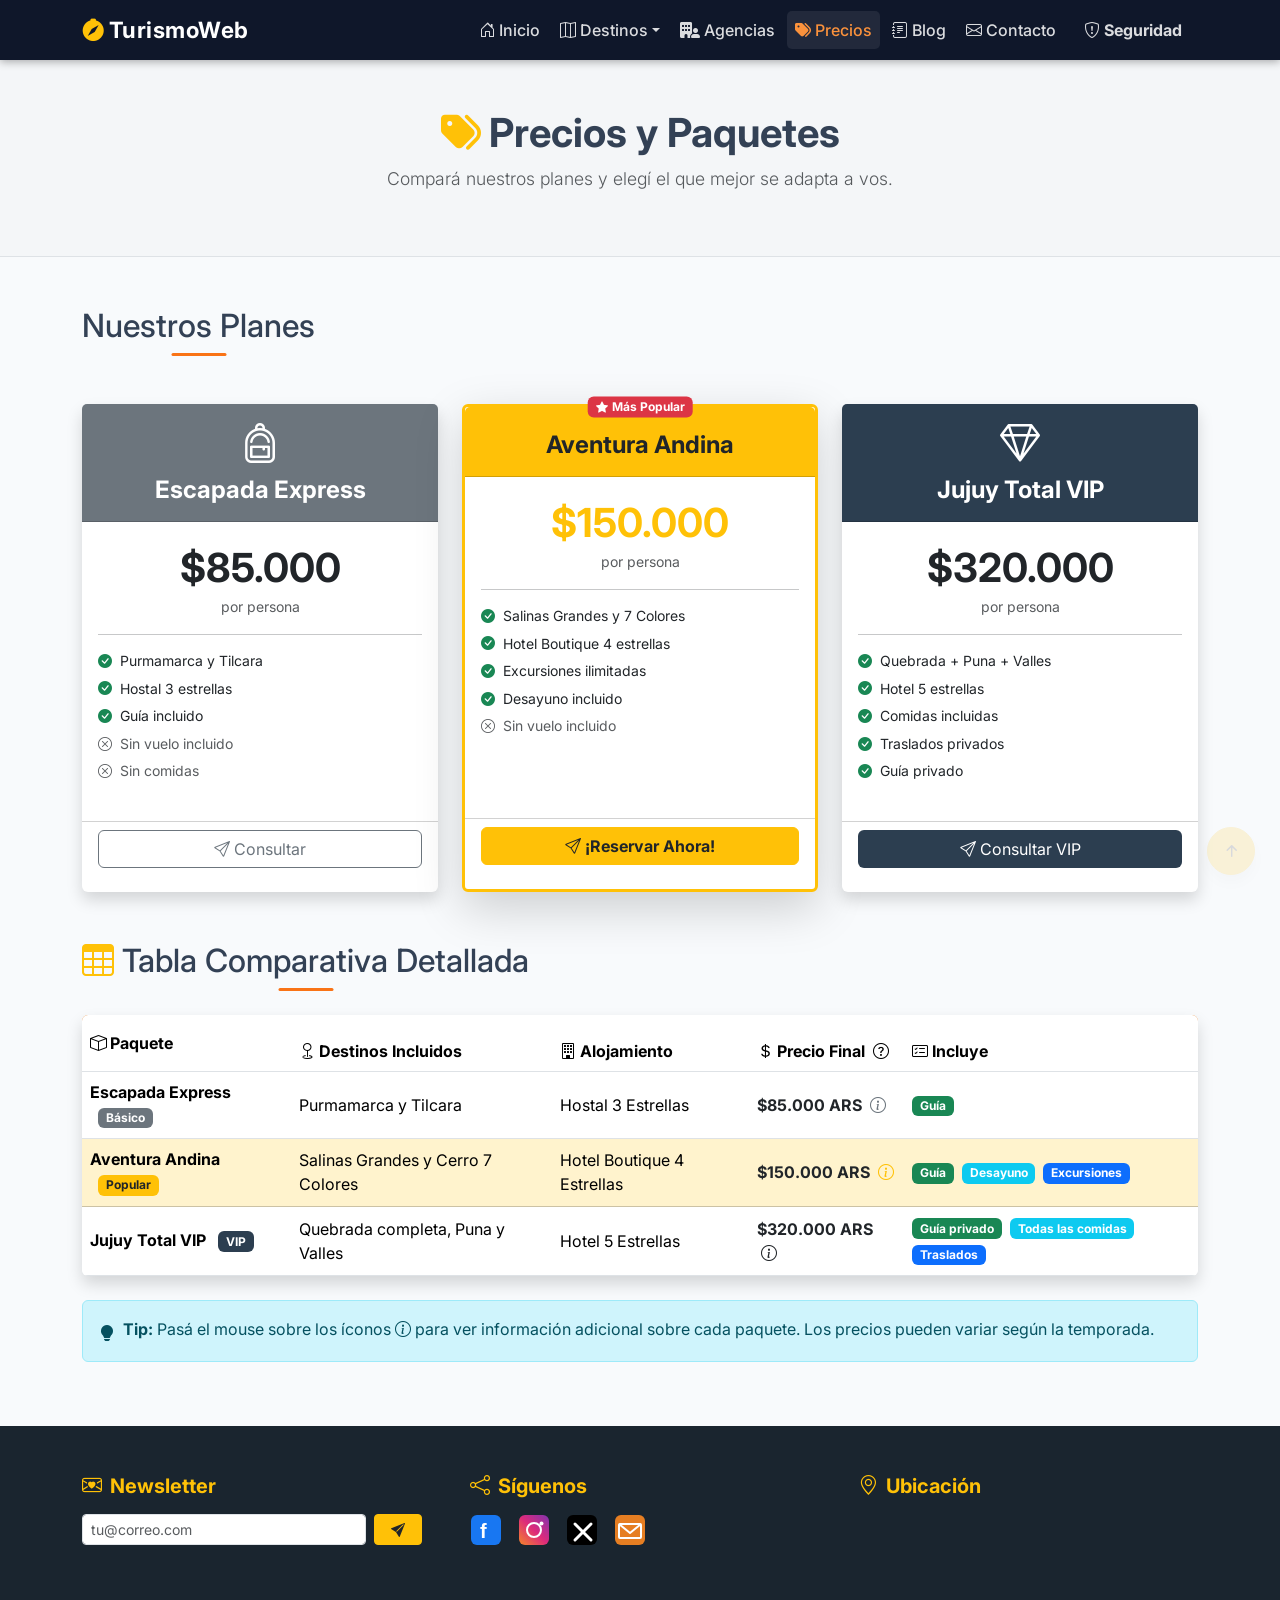
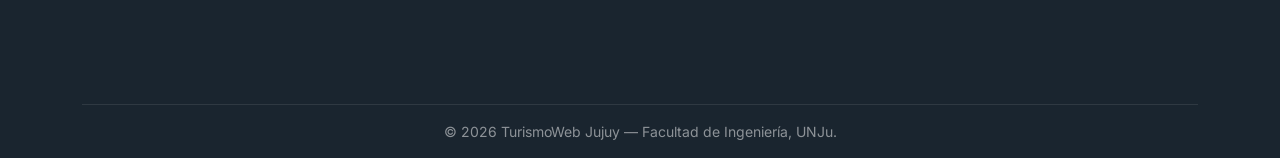
<file: precios.html>
<!DOCTYPE html>
<html lang="es">

<head>
    <meta charset="UTF-8">
    <meta name="viewport" content="width=device-width, initial-scale=1.0">
    <title>Precios — TurismoWeb Jujuy</title>
    <link href="https://cdn.jsdelivr.net/npm/bootstrap@5.3.2/dist/css/bootstrap.min.css" rel="stylesheet">
    <link rel="stylesheet" href="https://cdn.jsdelivr.net/npm/bootstrap-icons@1.11.3/font/bootstrap-icons.css">
    <link rel="stylesheet" href="https://cdnjs.cloudflare.com/ajax/libs/font-awesome/6.5.1/css/all.min.css">
    <link rel="stylesheet" href="css/style.css">
    <link rel="stylesheet" href="css/sprites.css">
</head>

<body>

    <nav class="navbar navbar-expand-lg navbar-custom sticky-top">
        <div class="container">
            <a class="navbar-brand text-white fw-bold" href="index.html">
                <i class="bi bi-compass-fill text-warning me-1"></i>TurismoWeb
            </a>
            <button class="navbar-toggler border-0" type="button"
                    data-bs-toggle="collapse" data-bs-target="#menuPrincipal">
                <i class="bi bi-list text-white fs-2"></i>
            </button>
            <div class="collapse navbar-collapse" id="menuPrincipal">
                <ul class="navbar-nav ms-auto align-items-lg-center gap-lg-1">
                    <li class="nav-item"><a class="nav-link" href="index.html"><i class="bi bi-house-door me-1"></i>Inicio</a></li>
                    <li class="nav-item dropdown mega-dropdown">
                        <a class="nav-link dropdown-toggle" href="#" data-bs-toggle="dropdown"><i class="bi bi-map me-1"></i>Destinos</a>
                        <div class="dropdown-menu mega-menu shadow-lg"><div class="container"><div class="row">
                            <div class="col-md-4"><p class="mega-titulo"><i class="bi bi-funnel me-1"></i>Por Categoría</p>
                                <a class="dropdown-item" href="destinos.html"><i class="bi bi-grid me-2 text-warning"></i>Todos</a>
                                <a class="dropdown-item" href="destinos.html?filtro=cultural"><i class="bi bi-building me-2 text-primary"></i>Cultura e Historia</a>
                                <a class="dropdown-item" href="destinos.html?filtro=naturaleza"><i class="bi bi-tree me-2 text-success"></i>Naturaleza</a>
                                <a class="dropdown-item" href="destinos.html?filtro=aventura"><i class="bi bi-activity me-2 text-danger"></i>Aventura</a>
                            </div>
                            <div class="col-md-4"><p class="mega-titulo"><i class="bi bi-geo-alt me-1"></i>Por Región</p>
                                <a class="dropdown-item" href="destinos.html"><i class="bi bi-pin-map me-2"></i>Quebrada de Humahuaca</a>
                                <a class="dropdown-item" href="destinos.html"><i class="bi bi-pin-map me-2"></i>La Puna Jujeña</a>
                            </div>
                            <div class="col-md-4 d-none d-md-block"><p class="mega-titulo"><i class="bi bi-star me-1"></i>Destacados</p>
                                <a class="dropdown-item" href="destinos.html"><i class="bi bi-award me-2 text-warning"></i>Purmamarca</a>
                                <a class="dropdown-item" href="agencias.html"><i class="bi bi-building-check me-2"></i>Ver Agencias</a>
                            </div>
                        </div></div></div>
                    </li>
                    <li class="nav-item"><a class="nav-link" href="agencias.html"><i class="fa-solid fa-building-user me-1"></i>Agencias</a></li>
                    <li class="nav-item"><a class="nav-link" href="precios.html"><i class="fa-solid fa-tags me-1"></i>Precios</a></li>
                    <li class="nav-item"><a class="nav-link" href="blog.html"><i class="bi bi-journal-text me-1"></i>Blog</a></li>
                    <li class="nav-item"><a class="nav-link" href="contacto.html"><i class="bi bi-envelope me-1"></i>Contacto</a></li>
                    <li class="nav-item"><a class="nav-link btn btn-warning btn-sm text-dark px-3 fw-bold" href="phishing.html"><i class="bi bi-shield-exclamation me-1"></i>Seguridad</a></li>
                </ul>
            </div>
        </div>
    </nav>

    <header class="py-5 bg-seccion-alt text-center border-bottom">
        <div class="container">
            <h1 class="display-5 fw-bold">
                <i class="fa-solid fa-tags text-warning me-2"></i>Precios y Paquetes
            </h1>
            <p class="lead text-muted">Compará nuestros planes y elegí el que mejor se adapta a vos.</p>
        </div>
    </header>

    <main class="py-5">
        <div class="container">

            <h2 class="text-center mb-5 seccion-titulo">Nuestros Planes</h2>
            <div class="row g-4 mb-5 justify-content-center">

                <div class="col-12 col-md-4">
                    <div class="card border-0 shadow text-center h-100">
                        <div class="card-header bg-secondary text-white py-3">
                            <i class="bi bi-backpack display-6"></i>
                            <h4 class="fw-bold mt-2 mb-0">Escapada Express</h4>
                        </div>
                        <div class="card-body py-4">
                            <div class="display-5 fw-bold text-dark mb-1">$85.000</div>
                            <small class="text-muted">por persona</small>
                            <hr>
                            <ul class="list-unstyled text-start">
                                <li class="mb-2"><i class="bi bi-check-circle-fill text-success me-2"></i>Purmamarca y Tilcara</li>
                                <li class="mb-2"><i class="bi bi-check-circle-fill text-success me-2"></i>Hostal 3 estrellas</li>
                                <li class="mb-2"><i class="bi bi-check-circle-fill text-success me-2"></i>Guía incluido</li>
                                <li class="mb-2 text-muted"><i class="bi bi-x-circle me-2"></i>Sin vuelo incluido</li>
                                <li class="mb-2 text-muted"><i class="bi bi-x-circle me-2"></i>Sin comidas</li>
                            </ul>
                        </div>
                        <div class="card-footer bg-transparent pb-4">
                            <a href="contacto.html" class="btn btn-outline-secondary w-100">
                                <i class="bi bi-send me-1"></i>Consultar
                            </a>
                        </div>
                    </div>
                </div>

                <div class="col-12 col-md-4">
                    <div class="card border-warning shadow-lg text-center h-100" style="border-width:3px!important">
                        <div class="card-header bg-warning py-3 position-relative">
                            <span class="badge bg-danger position-absolute top-0 start-50 translate-middle">
                                <i class="bi bi-star-fill me-1"></i>Más Popular
                            </span>
                            <i class="bi bi-mountain display-6 mt-2"></i>
                            <h4 class="fw-bold mt-2 mb-0">Aventura Andina</h4>
                        </div>
                        <div class="card-body py-4">
                            <div class="display-5 fw-bold text-warning mb-1">$150.000</div>
                            <small class="text-muted">por persona</small>
                            <hr>
                            <ul class="list-unstyled text-start">
                                <li class="mb-2"><i class="bi bi-check-circle-fill text-success me-2"></i>Salinas Grandes y 7 Colores</li>
                                <li class="mb-2"><i class="bi bi-check-circle-fill text-success me-2"></i>Hotel Boutique 4 estrellas</li>
                                <li class="mb-2"><i class="bi bi-check-circle-fill text-success me-2"></i>Excursiones ilimitadas</li>
                                <li class="mb-2"><i class="bi bi-check-circle-fill text-success me-2"></i>Desayuno incluido</li>
                                <li class="mb-2 text-muted"><i class="bi bi-x-circle me-2"></i>Sin vuelo incluido</li>
                            </ul>
                        </div>
                        <div class="card-footer bg-transparent pb-4">
                            <a href="contacto.html" class="btn btn-warning w-100 fw-bold">
                                <i class="bi bi-send me-1"></i>¡Reservar Ahora!
                            </a>
                        </div>
                    </div>
                </div>

                <div class="col-12 col-md-4">
                    <div class="card border-0 shadow text-center h-100">
                        <div class="card-header text-white py-3" style="background:#2c3e50">
                            <i class="bi bi-gem display-6"></i>
                            <h4 class="fw-bold mt-2 mb-0">Jujuy Total VIP</h4>
                        </div>
                        <div class="card-body py-4">
                            <div class="display-5 fw-bold text-dark mb-1">$320.000</div>
                            <small class="text-muted">por persona</small>
                            <hr>
                            <ul class="list-unstyled text-start">
                                <li class="mb-2"><i class="bi bi-check-circle-fill text-success me-2"></i>Quebrada + Puna + Valles</li>
                                <li class="mb-2"><i class="bi bi-check-circle-fill text-success me-2"></i>Hotel 5 estrellas</li>
                                <li class="mb-2"><i class="bi bi-check-circle-fill text-success me-2"></i>Comidas incluidas</li>
                                <li class="mb-2"><i class="bi bi-check-circle-fill text-success me-2"></i>Traslados privados</li>
                                <li class="mb-2"><i class="bi bi-check-circle-fill text-success me-2"></i>Guía privado</li>
                            </ul>
                        </div>
                        <div class="card-footer bg-transparent pb-4">
                            <a href="contacto.html" class="btn w-100 text-white" style="background:#2c3e50">
                                <i class="bi bi-send me-1"></i>Consultar VIP
                            </a>
                        </div>
                    </div>
                </div>

            </div>

            <h2 class="text-center mb-4 seccion-titulo">
                <i class="bi bi-table text-warning me-2"></i>Tabla Comparativa Detallada
            </h2>

            <div class="table-responsive shadow rounded">
                <table class="table align-middle mb-0" id="tabla-comparativa">
                    <thead style="background-color: #e67e22; color: white;">
                        <tr>
                            <th class="py-3">
                                <i class="bi bi-box me-1"></i>Paquete
                            </th>
                            <th>
                                <i class="bi bi-geo me-1"></i>Destinos Incluidos
                            </th>
                            <th>
                                <i class="bi bi-building me-1"></i>Alojamiento
                            </th>
                            <th>
                                
                                <i class="bi bi-currency-dollar me-1"></i>Precio Final
                                <i class="bi bi-question-circle ms-1"
                                   data-bs-toggle="tooltip"
                                   data-bs-placement="top"
                                   title="Los precios son por persona e incluyen impuestos."></i>
                            </th>
                            <th>
                                <i class="bi bi-card-checklist me-1"></i>Incluye
                            </th>
                        </tr>
                    </thead>
                    <tbody>
                        <tr>
                            <td>
                                <strong>Escapada Express</strong>
                                <span class="badge bg-secondary ms-2">Básico</span>
                            </td>
                            <td>Purmamarca y Tilcara</td>
                            <td>Hostal 3 Estrellas</td>
                            <td>
                                <strong class="text-dark">$85.000 ARS</strong>
                                
                                <i class="bi bi-info-circle text-secondary ms-1"
                                   data-bs-toggle="tooltip"
                                   data-bs-placement="right"
                                   title="No incluye pasajes de avión."></i>
                            </td>
                            <td>
                                <span class="badge bg-success me-1">Guía</span>
                            </td>
                        </tr>
                        <tr class="table-warning">
                            <td>
                                <strong>Aventura Andina</strong>
                                <span class="badge bg-warning text-dark ms-2">Popular</span>
                            </td>
                            <td>Salinas Grandes y Cerro 7 Colores</td>
                            <td>Hotel Boutique 4 Estrellas</td>
                            <td>
                                <strong class="text-dark">$150.000 ARS</strong>
                                <i class="bi bi-info-circle text-warning ms-1"
                                   data-bs-toggle="tooltip"
                                   data-bs-placement="right"
                                   title="Incluye acceso ilimitado a excursiones."></i>
                            </td>
                            <td>
                                <span class="badge bg-success me-1">Guía</span>
                                <span class="badge bg-info me-1">Desayuno</span>
                                <span class="badge bg-primary">Excursiones</span>
                            </td>
                        </tr>
                        <tr>
                            <td>
                                <strong>Jujuy Total VIP</strong>
                                <span class="badge ms-2 text-white" style="background:#2c3e50">VIP</span>
                            </td>
                            <td>Quebrada completa, Puna y Valles</td>
                            <td>Hotel 5 Estrellas</td>
                            <td>
                                <strong class="text-dark">$320.000 ARS</strong>
                                <i class="bi bi-info-circle text-dark ms-1"
                                   data-bs-toggle="tooltip"
                                   data-bs-placement="right"
                                   title="Incluye comidas, traslados privados y guía personal."></i>
                            </td>
                            <td>
                                <span class="badge bg-success me-1">Guía privado</span>
                                <span class="badge bg-info me-1">Todas las comidas</span>
                                <span class="badge bg-primary">Traslados</span>
                            </td>
                        </tr>
                    </tbody>
                </table>
            </div>

            <div class="alert alert-info mt-4 d-flex gap-2">
                <i class="bi bi-lightbulb-fill flex-shrink-0 mt-1"></i>
                <div>
                    <strong>Tip:</strong> Pasá el mouse sobre los íconos
                    <i class="bi bi-info-circle"></i>
                    para ver información adicional sobre cada paquete.
                    Los precios pueden variar según la temporada.
                </div>
            </div>

        </div>
    </main>

    <footer class="bg-footer text-white pt-5 pb-3">
        <div class="container">
            <div class="row g-5 mb-4">
                <div class="col-12 col-md-4">
                    <h5 class="text-warning fw-bold mb-3"><i class="bi bi-envelope-heart me-2"></i>Newsletter</h5>
                    <form id="form-newsletter" class="d-flex gap-2" novalidate>
                        <input type="email" id="email-newsletter" class="form-control form-control-sm" placeholder="tu@correo.com" required>
                        <button type="submit" class="btn btn-warning btn-sm px-3"><i class="bi bi-send-fill"></i></button>
                    </form>
                    <small id="msg-newsletter" class="text-success mt-2 d-none"><i class="bi bi-check-circle me-1"></i>¡Suscrito!</small>
                </div>
                <div class="col-12 col-md-4">
                    <h5 class="text-warning fw-bold mb-3"><i class="bi bi-share me-2"></i>Síguenos</h5>
                    <div class="d-flex gap-3">
                        <a href="#" class="sprite-icon sprite-facebook" title="Facebook"></a>
                        <a href="#" class="sprite-icon sprite-instagram" title="Instagram"></a>
                        <a href="#" class="sprite-icon sprite-twitter" title="Twitter"></a>
                        <a href="contacto.html" class="sprite-icon sprite-email" title="Email"></a>
                    </div>
                </div>
                <div class="col-12 col-md-4">
                    <h5 class="text-warning fw-bold mb-3"><i class="bi bi-geo-alt me-2"></i>Ubicación</h5>
                    <iframe src="https://www.google.com/maps/embed?pb=!1m18!1m12!1m3!1d115865.71714909831!2d-65.372545!3d-24.1832629!2m3!1f0!2f0!3f0!3m2!1i1024!2i768!4f13.1!3m3!1m2!1s0x941b08e2f80c6533%3A0xcb1b51de9580a8eb!2sSan%20Salvador%20de%20Jujuy%2C%20Jujuy!5e0!3m2!1ses-419!2sar!4v1700000000000!5m2!1ses-419!2sar"
                        class="w-100 rounded" height="160" style="border:0;" allowfullscreen loading="lazy"></iframe>
                </div>
            </div>
            <hr class="border-secondary">
            <p class="text-center text-white-50 mb-0 small">&copy; 2026 TurismoWeb Jujuy — Facultad de Ingeniería, UNJu.</p>
        </div>
    </footer>

    <button id="btn-top" class="btn btn-warning rounded-circle shadow"
            style="display:none;position:fixed;bottom:25px;right:25px;width:48px;height:48px;z-index:999;">
        <i class="bi bi-arrow-up-short fs-4"></i>
    </button>

    <script src="https://code.jquery.com/jquery-3.7.1.min.js"></script>
    <script src="https://cdn.jsdelivr.net/npm/bootstrap@5.3.2/dist/js/bootstrap.bundle.min.js"></script>
    <script src="js/main.js"></script>

    <script>
        $(function () {

            /* -----------------------------------------------
             * TOOLTIPS DE BOOTSTRAP inicializados con jQuery
             * Bootstrap requiere inicializar los tooltips manualmente
             * con JavaScript — no se activan solos con el atributo.
             * querySelectorAll('[data-bs-toggle="tooltip"]') → selecciona
             * todos los elementos que tienen ese atributo
             * ----------------------------------------------- */
            const tooltipElements = document.querySelectorAll('[data-bs-toggle="tooltip"]');
            tooltipElements.forEach(function (el) {
                // Crear instancia de Tooltip de Bootstrap para cada elemento
                new bootstrap.Tooltip(el, {
                    trigger: 'hover focus'  // Mostrar al hover o al enfocar (accesibilidad)
                });
            });

            /* -----------------------------------------------
             * HOVER DINÁMICO en filas de la tabla (jQuery)
             * .mouseenter() / .mouseleave() detectan el mouse
             * .addClass() / .removeClass() cambian el estilo
             * ----------------------------------------------- */
            $('#tabla-comparativa tbody tr').on('mouseenter', function () {
                $(this).addClass('fila-destacada');
            }).on('mouseleave', function () {
                $(this).removeClass('fila-destacada');
            });

            /* -----------------------------------------------
             * EFECTO DE CLICK en filas → resaltar permanente
             * .siblings() → hermanos del elemento en el DOM
             * ----------------------------------------------- */
            $('#tabla-comparativa tbody tr').on('click', function () {
                // Quitar selección de todos los hermanos
                $(this).siblings().css('font-weight', '');
                // Alternar el peso de la fuente en el clickeado
                if ($(this).data('seleccionado')) {
                    $(this).css('font-weight', '').data('seleccionado', false);
                } else {
                    $(this).css('font-weight', 'bold').data('seleccionado', true);
                }
            });

        });
    </script>

</body>
</html>
</file>
<file: css/style.css>
@import url('https://fonts.googleapis.com/css2?family=Inter:wght@300;400;500;600;700;800&display=swap');

:root {
    --color-primario:  #0f172a;
    --color-acento:    #f97316;
    --color-acento2:   #fb923c;
    --color-texto:     #334155;
    --color-fondo:     #f8fafc;
    --sombra-card:     0 4px 6px -1px rgba(0, 0, 0, 0.1), 0 2px 4px -1px rgba(0, 0, 0, 0.06);
    --sombra-hover:    0 20px 25px -5px rgba(0, 0, 0, 0.1), 0 10px 10px -5px rgba(0, 0, 0, 0.04);
    --transicion:      0.3s cubic-bezier(0.4, 0, 0.2, 1);
    --radio-borde:     12px;
}

body {
    font-family: 'Inter', sans-serif;
    color: var(--color-texto);
    background-color: var(--color-fondo);
}

.icon-circle {
    width: 44px;
    height: 44px;
    display: flex;
    align-items: center;
    justify-content: center;
}

html { scroll-behavior: smooth; }

img { max-width: 100%; height: auto; }

.navbar-custom {
    background-color: var(--color-primario) !important;
    box-shadow: 0 2px 8px rgba(0,0,0,0.3);
}

.navbar-custom .navbar-brand {
    font-size: 1.4rem;
    letter-spacing: 0.5px;
}

.navbar-custom .nav-link {
    color: rgba(255,255,255,0.85) !important;
    font-weight: 500;
    padding: 0.45rem 0.7rem;
    border-radius: 5px;
    white-space: nowrap;
    transition: color var(--transicion), background-color var(--transicion);
}

.navbar-custom .nav-link:hover,
.navbar-custom .nav-link.active {
    color: var(--color-acento2) !important;
    background-color: rgba(255,255,255,0.08);
}

.navbar-toggler:focus { box-shadow: none; }

@media (max-width: 991px) {
    .navbar-collapse { padding: 0.25rem 0 0.75rem; }
    .navbar-nav .nav-link { padding: 0.5rem 0.25rem; }
}

.mega-dropdown { position: static !important; }

.mega-menu {
    width: 100%;
    left: 0;
    padding: 1.25rem 1.5rem;
    border-top: 3px solid var(--color-acento);
    border-radius: 0 0 var(--radio-borde) var(--radio-borde);
}

.mega-menu .mega-titulo {
    color: var(--color-acento);
    font-size: 0.75rem;
    text-transform: uppercase;
    letter-spacing: 1.5px;
    font-weight: 700;
    border-bottom: 1px solid #eee;
    padding-bottom: 0.4rem;
    margin-bottom: 0.6rem;
}

.mega-menu .dropdown-item {
    padding: 0.35rem 0.75rem;
    border-radius: 5px;
    font-size: 0.9rem;
    white-space: normal;
    transition: background-color var(--transicion);
}

.mega-menu .dropdown-item:hover {
    background-color: #fff3e0;
    color: var(--color-acento);
}

@media (max-width: 991px) {
    .mega-dropdown { position: relative !important; }
    .mega-menu {
        width: auto;
        border-top: 1px solid #eee;
        border-radius: var(--radio-borde);
        box-shadow: none;
        padding: 0.5rem;
    }
}

.hero {
    position: relative;
    height: 88vh;
    min-height: 440px;
    overflow: hidden;
    display: flex;
    align-items: center;
    justify-content: center;
}

@media (max-width: 576px) {
    .hero { height: 72vh; min-height: 360px; }
}

.video-fondo {
    position: absolute;
    top: 50%;
    left: 50%;
    min-width: 100%;
    min-height: 100%;
    transform: translate(-50%, -50%);
    object-fit: cover;
    z-index: 0;
}

.hero-overlay {
    position: absolute;
    inset: 0;
    background: linear-gradient(135deg, rgba(44,62,80,0.78) 0%, rgba(0,0,0,0.52) 100%);
    display: flex;
    align-items: center;
    justify-content: center;
    z-index: 1;
    padding: 1rem;
}

.hero-content {
    max-width: 750px;
    width: 100%;
    text-shadow: 0 2px 8px rgba(0,0,0,0.5);
}

.hero-content h1 {
    font-size: clamp(1.65rem, 5vw, 3.5rem);
    font-weight: 800;
    line-height: 1.2;
}

.hero-content .lead {
    font-size: clamp(0.95rem, 2.5vw, 1.2rem);
}

.bg-warning-light {
    background-color: #fffbf2;
    border-top: 1px solid #fde8b8;
    border-bottom: 1px solid #fde8b8;
}

.contador-item {
    padding: 1.25rem 0.75rem;
    border-radius: var(--radio-borde);
    transition: transform var(--transicion), box-shadow var(--transicion);
}

.contador-item:hover {
    transform: translateY(-5px);
    box-shadow: var(--sombra-card);
    background-color: white;
}

.contador-item .counter {
    font-size: clamp(1.75rem, 4.5vw, 2.5rem) !important;
    line-height: 1.1;
}

.card-destino {
    border: none;
    border-radius: var(--radio-borde);
    overflow: hidden;
    transition: transform var(--transicion), box-shadow var(--transicion);
}

.card-destino:hover {
    transform: translateY(-6px);
    box-shadow: var(--sombra-hover);
}

.card-destino .card-img-top {
    height: 210px;
    object-fit: cover;
    transition: transform 0.5s ease;
}

.card-destino:hover .card-img-top {
    transform: scale(1.07);
}

.card-destino .card-title { font-size: 1.05rem; line-height: 1.3; }
.card-destino .card-text  { font-size: 0.875rem; line-height: 1.5; }

.bg-dark-custom { background-color: var(--color-primario); }

#carouselTestimonios .carousel-item > div {
    padding-left: 1.5rem !important;
    padding-right: 1.5rem !important;
}

@media (min-width: 576px) {
    #carouselTestimonios .carousel-item > div {
        padding-left: 3.5rem !important;
        padding-right: 3.5rem !important;
    }
}

#carouselTestimonios .lead {
    font-size: clamp(0.9rem, 2vw, 1.1rem);
}

.bg-footer { background-color: #1a252f; }

#form-newsletter input { min-width: 0; flex: 1 1 0; }

@media (max-width: 380px) {
    #form-newsletter { flex-direction: column; }
    #form-newsletter .btn { width: 100%; }
}

.seccion-titulo {
    position: relative;
    display: inline-block;
    padding-bottom: 0.6rem;
    line-height: 1.3;
    max-width: 100%;
    word-break: break-word;
}

.seccion-titulo::after {
    content: '';
    position: absolute;
    bottom: 0;
    left: 50%;
    transform: translateX(-50%);
    width: 55px;
    height: 3px;
    background-color: var(--color-acento);
    border-radius: 2px;
}

header.py-5 h1 {
    font-size: clamp(1.5rem, 4vw, 2.5rem);
    line-height: 1.25;
    word-break: break-word;
}

header.py-5 .lead {
    font-size: clamp(0.9rem, 2.5vw, 1.1rem);
}

.tarjeta-destino {
    position: relative;
    overflow: hidden;
    border-radius: var(--radio-borde);
    cursor: pointer;
    box-shadow: var(--sombra-card);
    background: #ddd;
}

.tarjeta-destino img {
    width: 100%;
    height: 230px;
    object-fit: cover;
    display: block;
    transition: transform 0.5s ease;
}

.tarjeta-destino:hover img,
.tarjeta-destino.zoom-activo img {
    transform: scale(1.15);
}

.info-overlay {
    position: absolute;
    bottom: -100%;
    left: 0;
    right: 0;
    background: linear-gradient(transparent, rgba(30,47,60,0.95));
    color: white;
    padding: 2.5rem 1rem 1rem;
    transition: bottom 0.35s ease;
}

.tarjeta-destino:hover .info-overlay { bottom: 0; }

.info-overlay h5  { font-size: 1rem;   margin-bottom: 0.2rem; line-height: 1.3; }
.info-overlay p   { font-size: 0.82rem; margin-bottom: 0.5rem; line-height: 1.35; }
.info-overlay .btn { font-size: 0.8rem; padding: 0.3rem 0.75rem; }

.tarjeta-destino.fade-in { animation: fadeInCard 0.4s ease both; }

@keyframes fadeInCard {
    from { opacity: 0; transform: translateY(20px); }
    to   { opacity: 1; transform: translateY(0); }
}

.tarjeta-flip {
    background: transparent;
    height: 400px;
    perspective: 1200px;
    cursor: pointer;
}

.tarjeta-interna {
    position: relative;
    width: 100%;
    height: 100%;
    transition: transform 0.65s cubic-bezier(0.4, 0.2, 0.2, 1);
    transform-style: preserve-3d;
}

.tarjeta-flip:hover .tarjeta-interna { transform: rotateY(180deg); }
.tarjeta-interna.flipped             { transform: rotateY(180deg); }

.tarjeta-frente,
.tarjeta-dorso {
    position: absolute;
    inset: 0;
    backface-visibility: hidden;
    border-radius: var(--radio-borde);
    box-shadow: var(--sombra-card);
    overflow: hidden;
}

.tarjeta-frente { background-color: white; }

.tarjeta-frente .img-tarjeta {
    width: 100%;
    height: 195px;
    object-fit: cover;
    object-position: center;
}

.tarjeta-frente .p-3 h4 {
    font-size: 1rem;
    line-height: 1.3;
    margin-bottom: 0.35rem;
}

.tarjeta-frente .p-3 p.small {
    font-size: 0.82rem;
    margin-bottom: 0.4rem;
    overflow: hidden;
    display: -webkit-box;
    -webkit-line-clamp: 2;
    -webkit-box-orient: vertical;
}

.tarjeta-dorso {
    background: linear-gradient(135deg, var(--color-primario), #1a252f);
    color: white;
    transform: rotateY(180deg);
    display: flex;
    flex-direction: column;
    align-items: center;
    justify-content: center;
    gap: 0.5rem;
    padding: 1.25rem;
    text-align: center;
}

.tarjeta-dorso > h4  { margin: 0 !important; font-size: 1rem; color: var(--color-acento2); }
.tarjeta-dorso > p   { margin: 0 !important; font-size: 0.85rem; line-height: 1.3; word-break: break-word; }
.tarjeta-dorso > div { margin: 0 !important; width: 100%; }
.tarjeta-dorso > a   { margin: 0 !important; }

.tarjeta-dorso > div > p { margin-bottom: 0; font-size: 0.82rem; }

.estrellas-rating {
    display: flex;
    gap: 3px;
    justify-content: center;
    margin: 0.15rem 0;
}

.estrella {
    font-size: 1.5rem;
    color: #ccc;
    cursor: pointer;
    transition: color 0.2s, transform 0.2s;
    line-height: 1;
    user-select: none;
}

.estrella:hover,
.estrella.activa {
    color: var(--color-acento2);
    transform: scale(1.2);
}

.texto-rating {
    font-size: 0.78rem;
    color: rgba(255,255,255,0.65);
    margin-top: 0.1rem;
    margin-bottom: 0 !important;
}

.form-control.is-valid {
    border-color: #28a745;
    box-shadow: 0 0 0 0.2rem rgba(40,167,69,0.2);
}

.form-control.is-invalid {
    border-color: #dc3545;
    box-shadow: 0 0 0 0.2rem rgba(220,53,69,0.2);
}

.feedback-msg {
    font-size: 0.82rem;
    min-height: 1.2rem;
    line-height: 1.3;
}

.fila-destacada {
    background-color: #fff3cd !important;
    box-shadow: 0 4px 12px rgba(230,126,34,0.12);
}

.tabla-comparador tbody tr {
    transition: background-color var(--transicion), box-shadow 0.2s;
}

.card .display-5.fw-bold {
    font-size: clamp(1.5rem, 4vw, 2.5rem) !important;
    line-height: 1.1;
}

.card .list-unstyled li {
    font-size: 0.875rem;
    line-height: 1.4;
    word-break: break-word;
}

#tabla-comparativa td        { white-space: normal; vertical-align: middle; }
#tabla-comparativa .badge    { white-space: normal; text-align: left; margin-bottom: 2px; }
#tabla-comparativa th        { white-space: nowrap; }

.grilla-periodico {
    display: grid;
    grid-template-columns: repeat(3, 1fr);
    gap: 1.25rem;
}

.noticia.principal {
    grid-column: span 2;
    grid-row: span 2;
}

@media (min-width: 768px) and (max-width: 991px) {
    .grilla-periodico { grid-template-columns: repeat(2, 1fr); }
    .noticia.principal { grid-column: span 2; grid-row: span 1; }
}

@media (max-width: 767px) {
    .grilla-periodico { grid-template-columns: 1fr; }
    .noticia.principal { grid-column: span 1; grid-row: span 1; }
}

.noticia {
    background: white;
    border-radius: var(--radio-borde);
    overflow: hidden;
    box-shadow: var(--sombra-card);
    display: flex;
    flex-direction: column;
    
    opacity: 0;
    transform: translateY(30px);
    transition: opacity 0.55s ease, transform 0.55s ease, box-shadow var(--transicion);
}

.noticia:hover     { box-shadow: var(--sombra-hover); }
.noticia.visible   { opacity: 1; transform: translateY(0); }
.noticia.oculto    { display: none; }

.noticia img {
    width: 100%;
    height: 190px;
    object-fit: cover;
    flex-shrink: 0;
}

.noticia.principal img { height: 260px; }

@media (min-width: 992px) {
    .noticia.principal img { height: 100%; max-height: 370px; }
}

.contenido-noticia {
    padding: 1rem 1.1rem;
    flex: 1;
    display: flex;
    flex-direction: column;
    min-width: 0;   
}

.contenido-noticia h3 {
    font-size: 1rem;
    line-height: 1.35;
    margin-bottom: 0.4rem;
    word-break: break-word;
}

.noticia.principal .contenido-noticia h3 { font-size: 1.2rem; }

.noticia:not(.principal) .contenido-noticia p.flex-grow-1 {
    display: -webkit-box;
    -webkit-line-clamp: 3;
    -webkit-box-orient: vertical;
    overflow: hidden;
}

.contenido-noticia .text-muted { font-size: 0.875rem; line-height: 1.5; }

.tag-blog {
    display: inline-block;
    padding: 2px 10px;
    font-size: 0.7rem;
    font-weight: 700;
    border-radius: 20px;
    text-transform: uppercase;
    letter-spacing: 0.5px;
    margin-bottom: 0.5rem;
    flex-shrink: 0;
    align-self: flex-start;
}

.tag-cultura      { background: #2c3e50; color: white; }
.tag-gastronomia  { background: #e67e22; color: white; }
.tag-novedades    { background: #27ae60; color: white; }
.tag-aventura     { background: #e74c3c; color: white; }

.avatar-css {
    width: 44px;
    height: 44px;
    border-radius: 50%;
    display: flex;
    align-items: center;
    justify-content: center;
    color: white;
    font-weight: 700;
    font-size: 0.9rem;
    flex-shrink: 0;
}

.email-simulado {
    border: 2px solid #ddd;
    border-radius: var(--radio-borde);
    font-size: 0.875rem;
    background: #fdfdfd;
    overflow: hidden;
}

.email-simulado .email-header {
    background: #f1f3f4;
    padding: 0.9rem 1.1rem;
    border-bottom: 1px solid #ddd;
    word-break: break-all;
}

.elemento-sospechoso {
    cursor: pointer;
    border-bottom: 2px dashed #e74c3c;
    padding: 1px 3px;
    border-radius: 2px;
    transition: background-color 0.2s;
}

.elemento-sospechoso:hover     { background-color: rgba(231,76,60,0.1); }
.elemento-sospechoso.detectado { background-color: rgba(231,76,60,0.2); border-color: #c0392b; border-style: solid; }
.elemento-sospechoso.correcto  { background-color: rgba(39,174,96,0.2); border-color: #27ae60; border-style: solid; }

.panel-puntaje { position: sticky; top: 80px; }

.btn-primary-custom {
    background-color: var(--color-acento);
    border-color: var(--color-acento);
    color: white;
    font-weight: 600;
}
.btn-primary-custom:hover {
    background-color: #d35400;
    border-color: #d35400;
    color: white;
}

.bg-seccion-alt { background-color: #f4f6f8; }

.btn-filtro,
.btn-categoria {
    font-size: 0.875rem;
    padding: 0.4rem 1rem;
    white-space: nowrap;
}

@media (max-width: 400px) {
    .btn-filtro,
    .btn-categoria { font-size: 0.8rem; padding: 0.35rem 0.7rem; }
}

@media (max-width: 576px) {
    section.py-5 {
        padding-top:    2.25rem !important;
        padding-bottom: 2.25rem !important;
    }
    main.py-5 {
        padding-top:    1.75rem !important;
        padding-bottom: 1.75rem !important;
    }
    header.py-5 {
        padding-top:    2rem !important;
        padding-bottom: 2rem !important;
    }
}

.sprite-icon { flex-shrink: 0; }

/* Fix para color de texto en botones warning (evita hover inverso) */
.btn-warning,
.btn-outline-warning:hover,
.btn-outline-warning:active,
.btn-outline-warning:focus,
.btn-outline-warning.active {
    color: #212529 !important;
}
</file>
<file: css/sprites.css>
/*
 * ============================================================
 * SPRITES.CSS — CSS Sprite para TurismoWeb Jujuy
 * ============================================================
 *
 * ¿QUÉ ES UN CSS SPRITE?
 * Un sprite es una ÚNICA imagen que contiene múltiples iconos
 * agrupados uno al lado del otro.
 * Usando "background-position" le decimos al navegador qué
 * parte de esa imagen mostrar, como una "ventana" que se mueve.
 *
 * VENTAJA: 1 sola petición HTTP en lugar de 4 → más rápido.
 *
 * NUESTRO SPRITE (assets/sprite.svg) — 128px × 32px:
 *
 *  |← 32px →|← 32px →|← 32px →|← 32px →|
 *  [Facebook][Instagram][Twitter][  Email]
 *   x=0      x=32       x=64     x=96
 *
 * Para "ver" el icono de Instagram necesitamos mover la imagen
 * 32px hacia la izquierda → background-position: -32px 0
 * ============================================================
 */

/* --- Clase base para todos los íconos sprite --- */
.sprite-icon {
    display: inline-block;           /* Se comporta como una caja */
    width: 32px;                     /* Ancho de la "ventana" visible */
    height: 32px;                    /* Alto de la "ventana" visible */
    background-image: url('../assets/sprite.svg');  /* El sprite */
    background-size: 128px 32px;     /* Tamaño TOTAL del sprite */
    background-repeat: no-repeat;    /* No repetir la imagen */
    border-radius: 6px;              /* Bordes redondeados */
    transition: transform 0.2s ease, opacity 0.2s ease;
    cursor: pointer;
    text-decoration: none;
}

.sprite-icon:hover {
    transform: scale(1.15);
    opacity: 0.85;
}

/*
 * background-position: X Y
 *   X negativo → mueve la imagen a la izquierda
 *   (equivale a "saltar" iconos hacia la derecha)
 */

/* Icono FACEBOOK  → posición 0px   en el sprite */
.sprite-facebook {
    background-position: 0 0;
}

/* Icono INSTAGRAM → posición 32px  en el sprite → mover -32px */
.sprite-instagram {
    background-position: -32px 0;
}

/* Icono TWITTER/X → posición 64px  en el sprite → mover -64px */
.sprite-twitter {
    background-position: -64px 0;
}

/* Icono EMAIL     → posición 96px  en el sprite → mover -96px */
.sprite-email {
    background-position: -96px 0;
}
</file>
